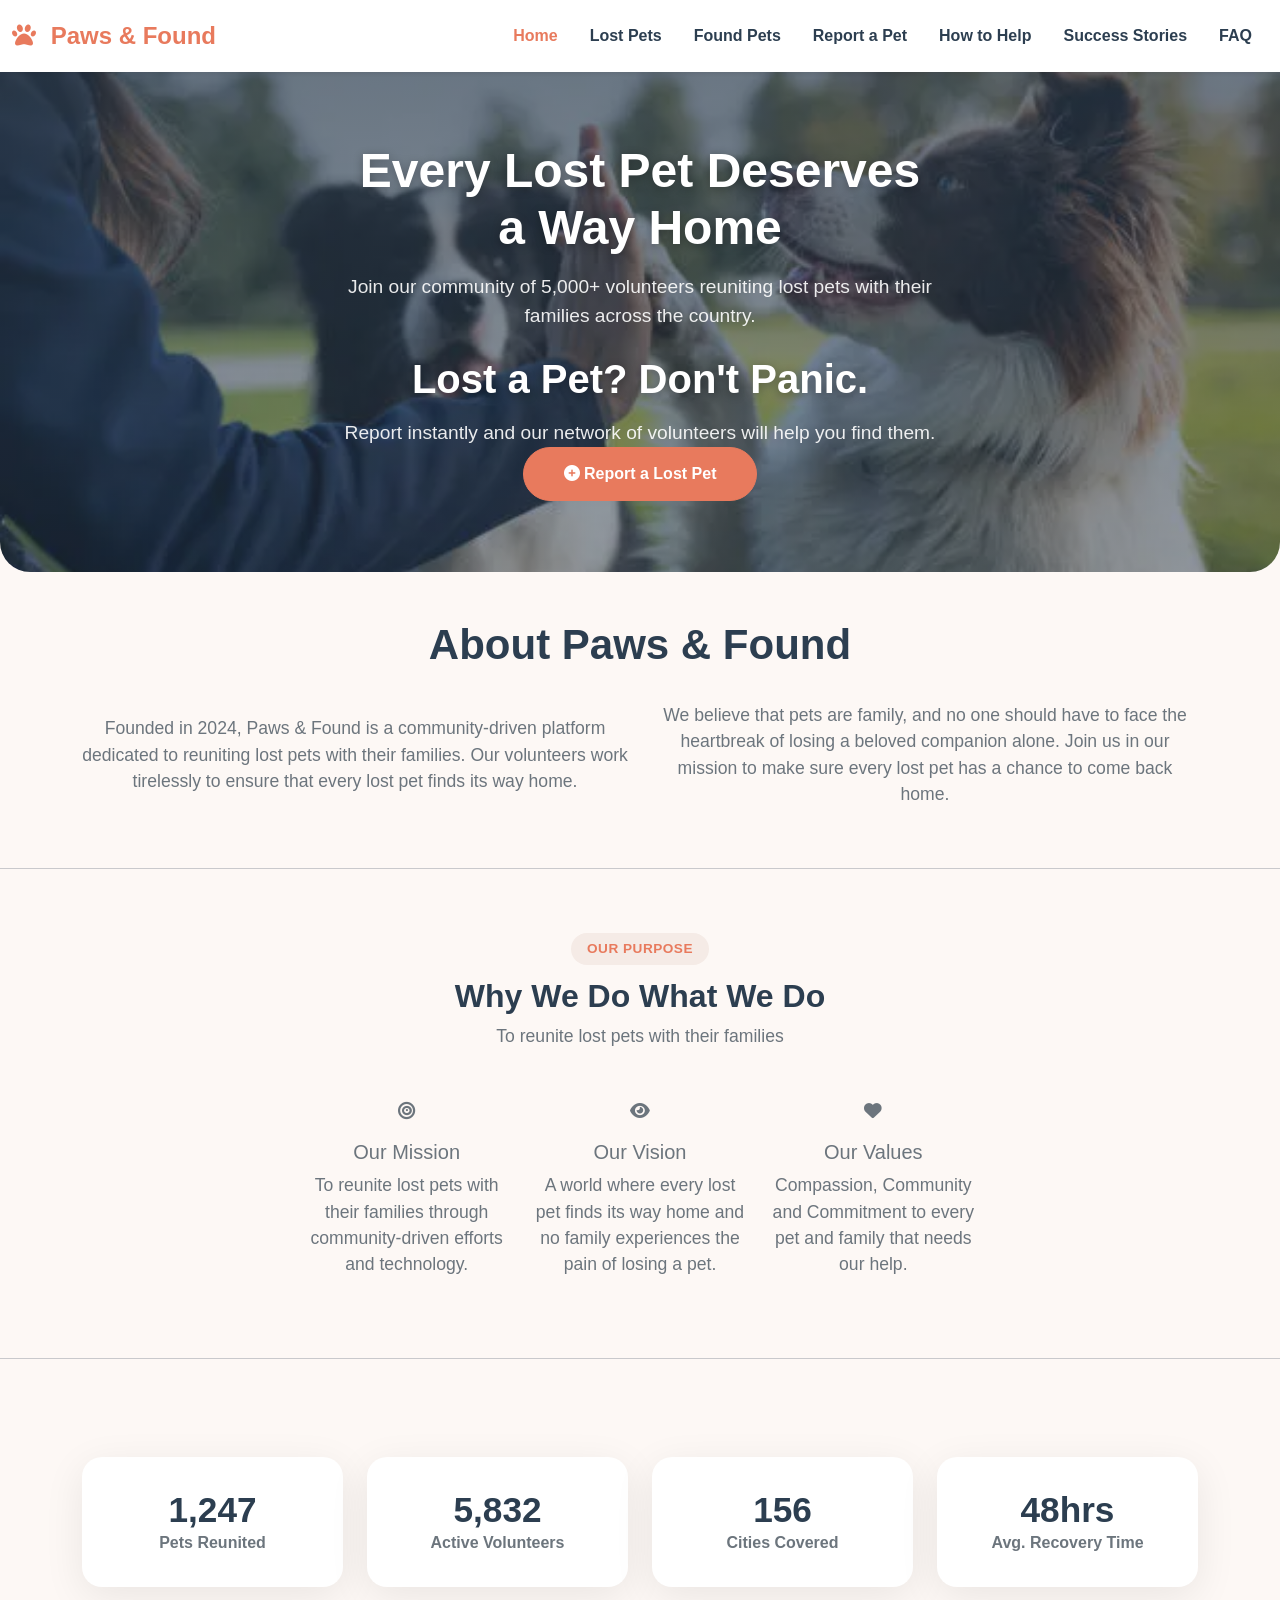
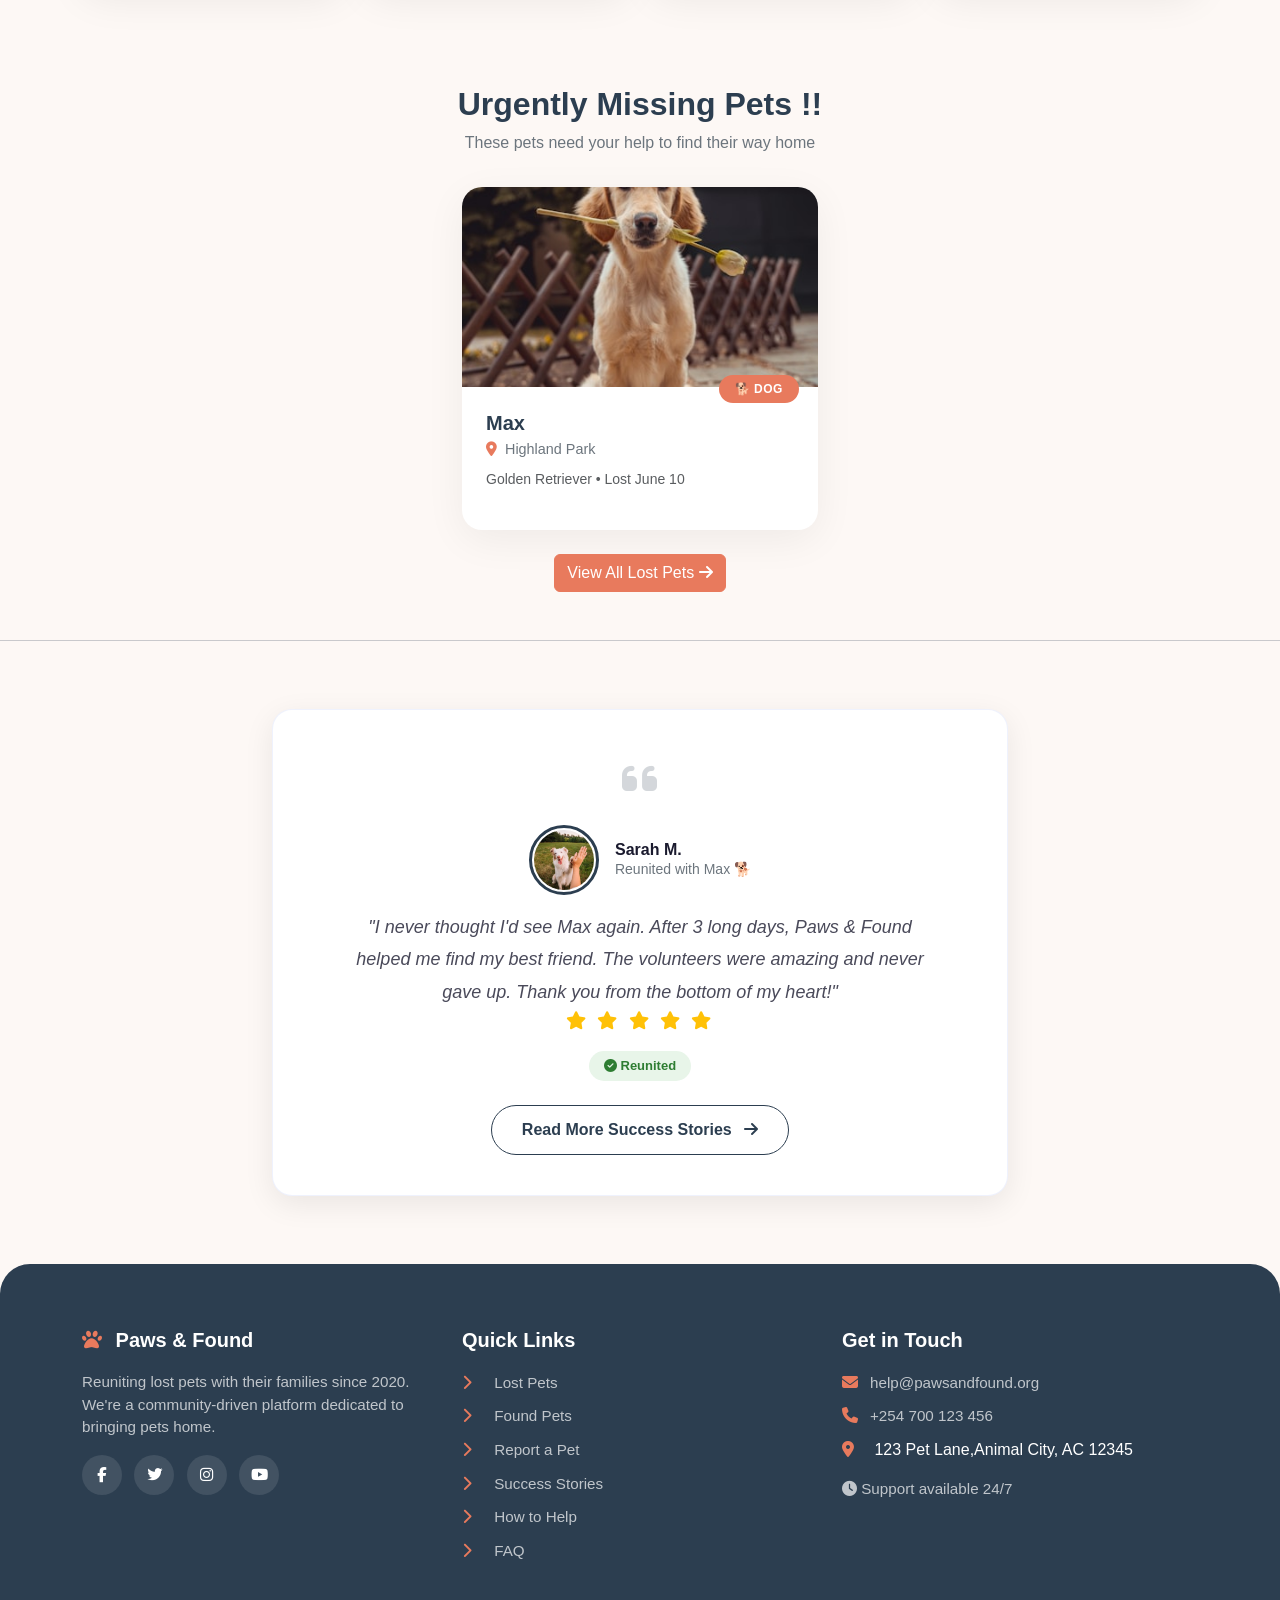
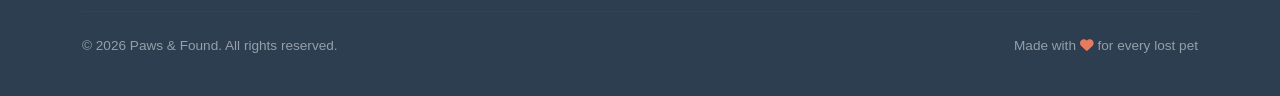
<file: index.html>
<!DOCTYPE html>
<html lang="en">
<head>
    <meta charset="UTF-8">
    <meta name="viewport" content="width=device-width, initial-scale=1.0">

    <title>Paws & Found | reuniting lost pets with their families</title>

    <link href="https://cdn.jsdelivr.net/npm/bootstrap@5.2.3/dist/css/bootstrap.min.css" rel="stylesheet" integrity="sha384-rbsA2VBKQhggwzxH7pPCaAqO46MgnOM80zW1RWuH61DGLwZJEdK2Kadq2F9CUG65" crossorigin="anonymous">
    <link rel="stylesheet" href="https://cdnjs.cloudflare.com/ajax/libs/font-awesome/6.4.0/css/all.min.css">

    <link rel="stylesheet" href="style.css">
    <style>
        @media (max-width: 768px) {
    .testimonial-card {
        padding: 25px;
    }
    
    .testimonial-text {
        font-size: 16px;
    }
    
    .user-avatar {
        width: 55px;
        height: 55px;
    }
}
    </style>
</head>
<body>

    <nav class="navbar navbar-expand-lg bg-white shadow-sm sticky-top">
        <div class="container-fluid">
            <!-- Brand / Logo -->
            <a class="navbar-brand fw-bold text-primary" href="index.html"> 
                <i class="fas fa-paw"></i> Paws & Found</a>
            
            <!-- Mobile Toggle Button (hamburger menu) -->
            <button class="navbar-toggler" type="button" data-bs-toggle="collapse" data-bs-target="#mainNavbar">
                <span class="navbar-toggler-icon"></span>
            </button>
            
            <!-- Navigation Links (collapsible on mobile) -->
            <div class="collapse navbar-collapse" id="mainNavbar">
                <ul class="navbar-nav ms-auto mb-2 mb-lg-0">
                    <li class="nav-item">
                        <a class="nav-link active" aria-current="page" href="index.html">Home</a>
                    </li>
                    <li class="nav-item">
                        <a class="nav-link" href="lost_pets.html">Lost Pets</a>
                    </li>
                    <li class="nav-item">
                        <a class="nav-link" href="found_pets.html">Found Pets</a>
                    </li>
                    <li class="nav-item">
                        <a class="nav-link" href="report_form.html">Report a Pet</a>
                    </li>
                    <li class="nav-item">
                        <a class="nav-link" href="how-to-help.html">How to Help</a>
                    </li>
                    <li class="nav-item">
                        <a class="nav-link" href="success_details.html">Success Stories</a>
                    </li>
                    <li class="nav-item">
                        <a class="nav-link" href="faq.html">FAQ</a>
                    </li>

                </ul>
            </div>
        </div>
    </nav>
    <main>
    <section class="hero">
        <div class="container">
            <h1>Every Lost Pet Deserves <br>a Way Home</h1>
            <p>Join our community of 5,000+ volunteers reuniting lost pets with their families across the country.</p>
            <br>
            <h2>Lost a Pet? Don't Panic.</h2>
            <p>Report instantly and our network of volunteers will help you find them.</p>
                <div>
                    <a href="report_form.html" class="btn btn-primary">
                        <i class="fas fa-plus-circle"></i> Report a Lost Pet
                    </a>
                </div>
            </div>
        </div>
    </section>


   <section class="container about-section">
        <div class="row align-items-center g-4">
            <h2>About Paws & Found</h2>
            <div class="col-md-6">
                <p>Founded in 2024, Paws & Found is a community-driven platform dedicated to reuniting lost pets with their families. Our volunteers work tirelessly to ensure that every lost pet finds its way home.</p>
            </div>
            <div class="col-md-6">    
                <p>We believe that pets are family, and no one should have to face the heartbreak of losing a beloved companion alone. Join us in our mission to make sure every lost pet has a chance to come back home.</p>
            </div>    
                <br>
                <br>
            </div>
        </div>
    </section>

    <hr class="divider">

    <section class="container mission-section py-5">
        <div class="text-center mb-5">
            <span class="section-badge">Our Purpose</span>
            <h2 class="section-title">Why We Do What We Do</h2>
            <p class="section-subtitle">To reunite lost pets with their families</p>
        </div>
        <div class="row g-4">
            <div class="col-md-4">
                <div class="mission-card text-center">
                    <div class="mission-icon mb-3">
                        <i class="fas fa-bullseye"></i>
                    </div>
                    <h5>Our Mission</h5>
                    <p>To reunite lost pets with their families through community-driven efforts and technology.</p>
                </div>
            </div>
            <div class="col-md-4">
                <div class="mission-card text-center">
                    <div class="mission-icon mb-3">
                        <i class="fas fa-eye"></i>
                    </div>
                    <h5>Our Vision</h5>
                    <p>A world where every lost pet finds its way home and no family experiences the pain of losing a pet.</p>
                </div>
            </div>
            <div class="col-md-4">
                <div class="mission-card text-center">
                    <div class="mission-icon mb-3">
                        <i class="fas fa-heart"></i>
                    </div>
                    <h5>Our Values</h5>
                    <p>Compassion, Community and Commitment to every pet and family that needs our help.</p>

    </section>

    <hr class="divider">

     

    <section class="container stats-section py-5">
        <div class="row g-4">
            <div class="col-md-3 col-sm-6">
                <div class="stat-card">
                    <h3>1,247</h3>
                    <p>Pets Reunited</p>
                </div>
            </div>
            <div class="col-md-3 col-sm-6">
                <div class="stat-card">
                    <h3>5,832</h3>
                    <p>Active Volunteers</p>
                </div>
            </div>
            <div class="col-md-3 col-sm-6">
                <div class="stat-card">
                    <h3>156</h3>
                    <p>Cities Covered</p>
                </div>
            </div>
            <div class="col-md-3 col-sm-6">
                <div class="stat-card">
                    <h3>48hrs</h3>
                    <p>Avg. Recovery Time</p>
                </div>
            </div>
        </div>
    </section>



    <section class="container my-5">
        <div class="text-center">
            <h2 class="section-title">Urgently Missing Pets !!</h2>
            <p class="section-subtitle">These pets need your help to find their way home</p>
        </div>
        
        <div class="row g-4 justify-content-center">
            <!-- Pet Card 1 - Dog -->
            <div class="col-md-4 col-sm-6">
                <div class="pet-card">
                    <img src="images/Max.jpg" 
                         class="pet-card-img" alt="Golden Retriever">
                    <div class="pet-card-body">
                        <span class="pet-badge dog">🐕 Dog</span>
                        <h5>Max</h5>
                        <p class="location"><i class="fas fa-map-marker-alt"></i> Highland Park</p>
                        <p class="text-muted small">Golden Retriever • Lost June 10</p>
                        
                    </div>
                </div>
            </div>

        </div>

        <div class="text-center mt-4">
            <a href="lost_pets.html" class="btn btn-primary">
                View All Lost Pets <i class="fas fa-arrow-right"></i>
            </a>
        </div>
    </section>

    <hr class="divider">



    <section class="container my-5">
    <div class="testimonial-preview">
        <div class="row justify-content-center">
            <div class="col-lg-8">
                <div class="testimonial-card text-center">
                    <div class="quote-icon">
                        <i class="fas fa-quote-left"></i>
                    </div>
                    
                    <div class="d-flex justify-content-center align-items-center mb-3">
                        <img src="images/sarah-dog.jpg" 
                             alt="Sarah M." 
                             class="user-avatar">
                        <div class="ms-3 text-start">
                            <h6 class="user-name">Sarah M.</h6>
                            <p class="user-role mb-0">Reunited with Max 🐕</p>
                        </div>
                    </div>
                    
                    <p class="testimonial-text">
                        "I never thought I'd see Max again. After 3 long days, Paws & Found 
                        helped me find my best friend. The volunteers were amazing and 
                        never gave up. Thank you from the bottom of my heart!"
                    </p>
                    
                    <div class="stars">
                        <i class="fas fa-star"></i>
                        <i class="fas fa-star"></i>
                        <i class="fas fa-star"></i>
                        <i class="fas fa-star"></i>
                        <i class="fas fa-star"></i>
                    </div>
                    
                    <div class="mt-3">
                        <span class="pet-tag">
                            <i class="fas fa-check-circle"></i> Reunited
                        </span>
                    </div>
                    
                    <div class="mt-4">
                        <a href="success_details.html" class="btn btn-outline-primary view-stories-btn">
                            Read More Success Stories <i class="fas fa-arrow-right ms-2"></i>
                        </a>
                    </div>
                </div>
            </div>
        </div>
    </div>
</section>
    
</main>
    <footer class="footer">
        <div class="container">
            <div class="row g-4">
                <!-- Column 1: Brand -->
                <div class="col-md-4">
                    <h5><i class="fas fa-paw"></i> Paws & Found</h5>
                    <p>Reuniting lost pets with their families since 2020. We're a community-driven platform dedicated to bringing pets home.</p>
                    <div class="social-links mt-3">
                        <a href="#"><i class="fab fa-facebook-f"></i></a>
                        <a href="#"><i class="fab fa-twitter"></i></a>
                        <a href="#"><i class="fab fa-instagram"></i></a>
                        <a href="#"><i class="fab fa-youtube"></i></a>
                    </div>
                </div>

                <!-- Column 2: Quick Links -->
                <div class="col-md-4">
                    <h5>Quick Links</h5>
                    <ul>
                        <li><a href="lost_pets.html"><i class="fas fa-chevron-right"></i> Lost Pets</a></li>
                        <li><a href="found_pets.html"><i class="fas fa-chevron-right"></i> Found Pets</a></li>
                        <li><a href="report_form.html"><i class="fas fa-chevron-right"></i> Report a Pet</a></li>
                        <li><a href="success_details.html"><i class="fas fa-chevron-right"></i> Success Stories</a></li>
                        <li><a href="how-to-help.html"><i class="fas fa-chevron-right"></i> How to Help</a></li>
                        <li><a href="faq.html"><i class="fas fa-chevron-right"></i> FAQ</a></li>
                    </ul>
                </div>

                <!-- Column 3: Contacts -->
                <div class="col-md-4">
                    <h5>Get in Touch</h5>
                    <ul>
                        <li><i class="fas fa-envelope"></i><a href= "mailto:help@pawsandfound.org">help@pawsandfound.org</a></li>
                        <li><i class="fas fa-phone"></i><a href= "tell:+254708503550">+254 700 123 456</a></li>
                        <li><i class="fas fa-map-marker-alt"></i> 123 Pet Lane,Animal City, AC 12345</li>
                    </ul>
                    <p class="mt-3 small">
                        <i class="fas fa-clock"></i> Support available 24/7
                    </p>
                </div>
            </div>

            <hr class="divider">

            <div class="row">
                <div class="col-md-6 text-md-start text-center">
                    <p class="copyright">&copy; 2026 Paws & Found. All rights reserved.</p>
                </div>
                <div class="col-md-6 text-md-end text-center">
                    <p class="copyright">
                        Made with <i class="fas fa-heart" style="color: #E87A5D;"></i> for every lost pet
                    </p>
                </div>
            </div>
        </div>
    </footer>

    <script src="https://cdn.jsdelivr.net/npm/bootstrap@5.2.3/dist/js/bootstrap.bundle.min.js" integrity="sha384-kenU1KFdBIe4zVF0s0G1M5b4hcpxyD9F7jL+jjXkk+Q2h455rYXK/7HAuoJl+0I4" crossorigin="anonymous"></script>

    
    
</body>
</html>
</file>
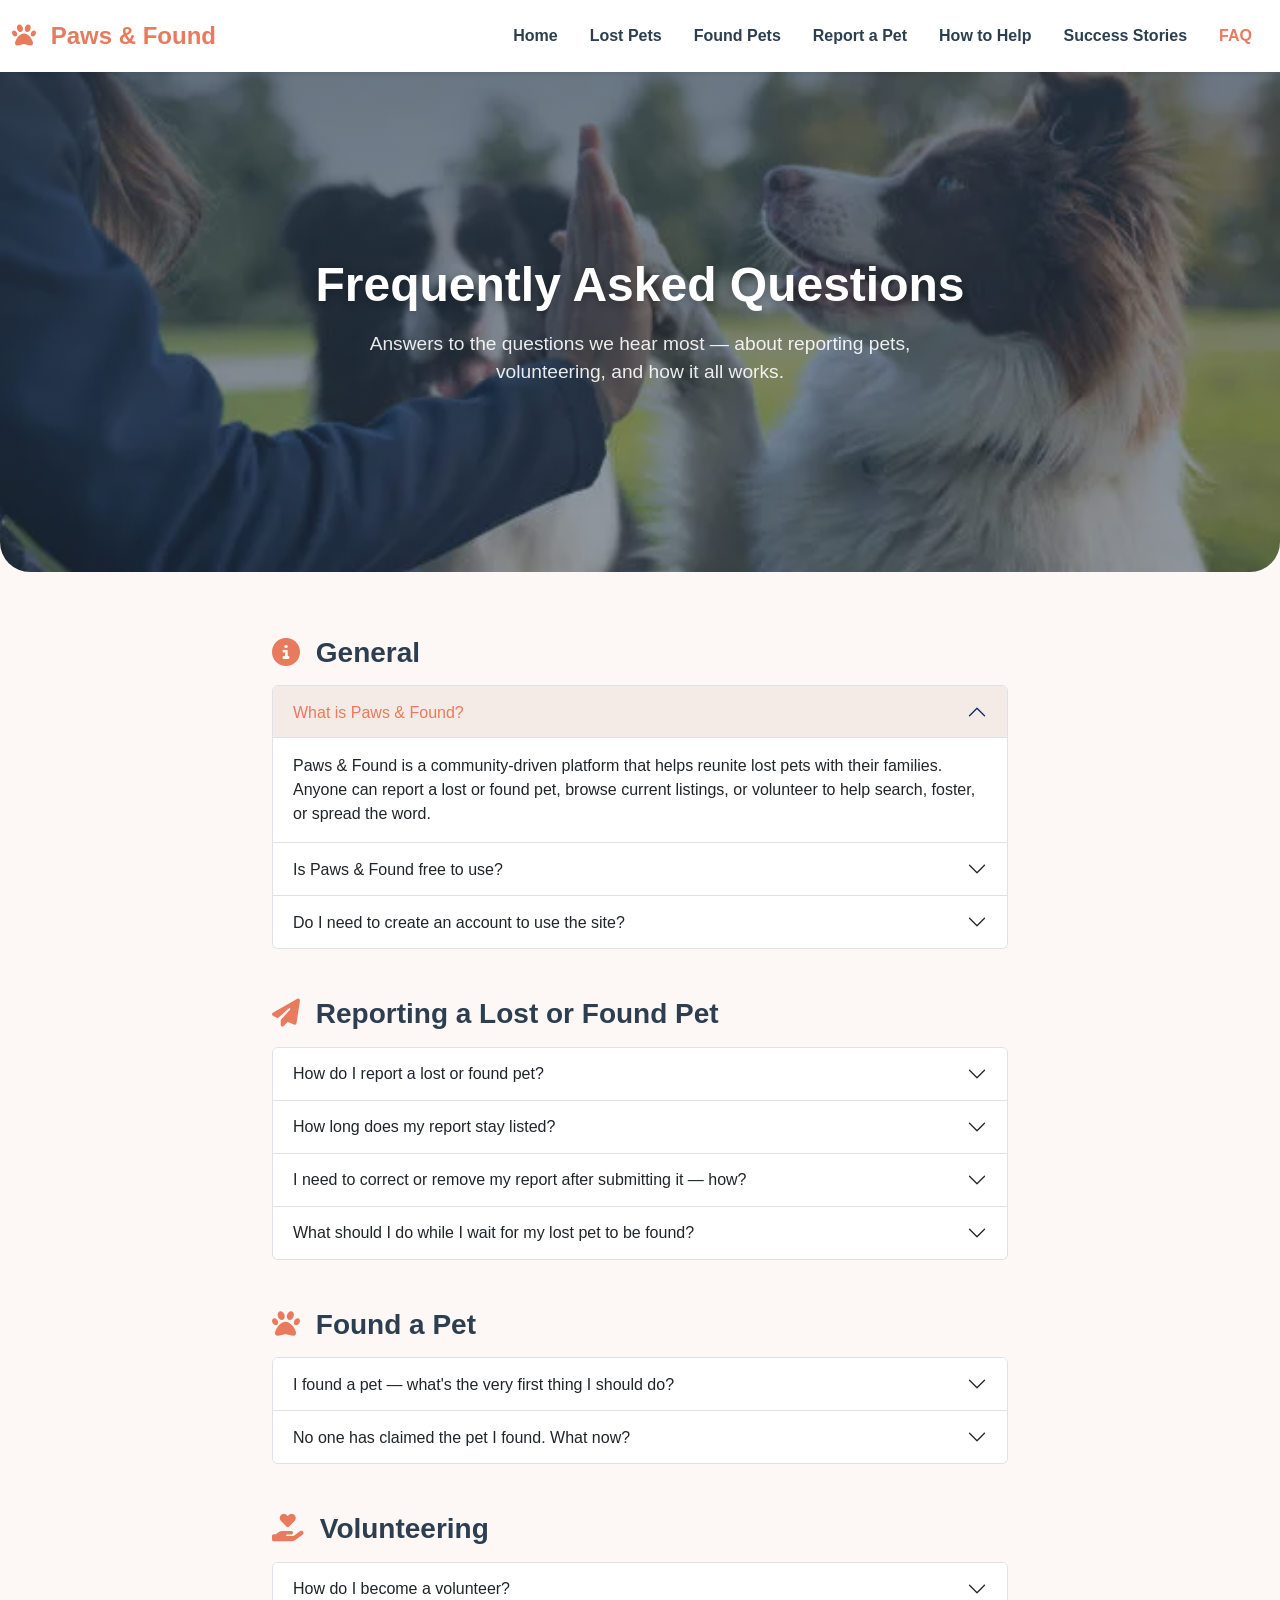
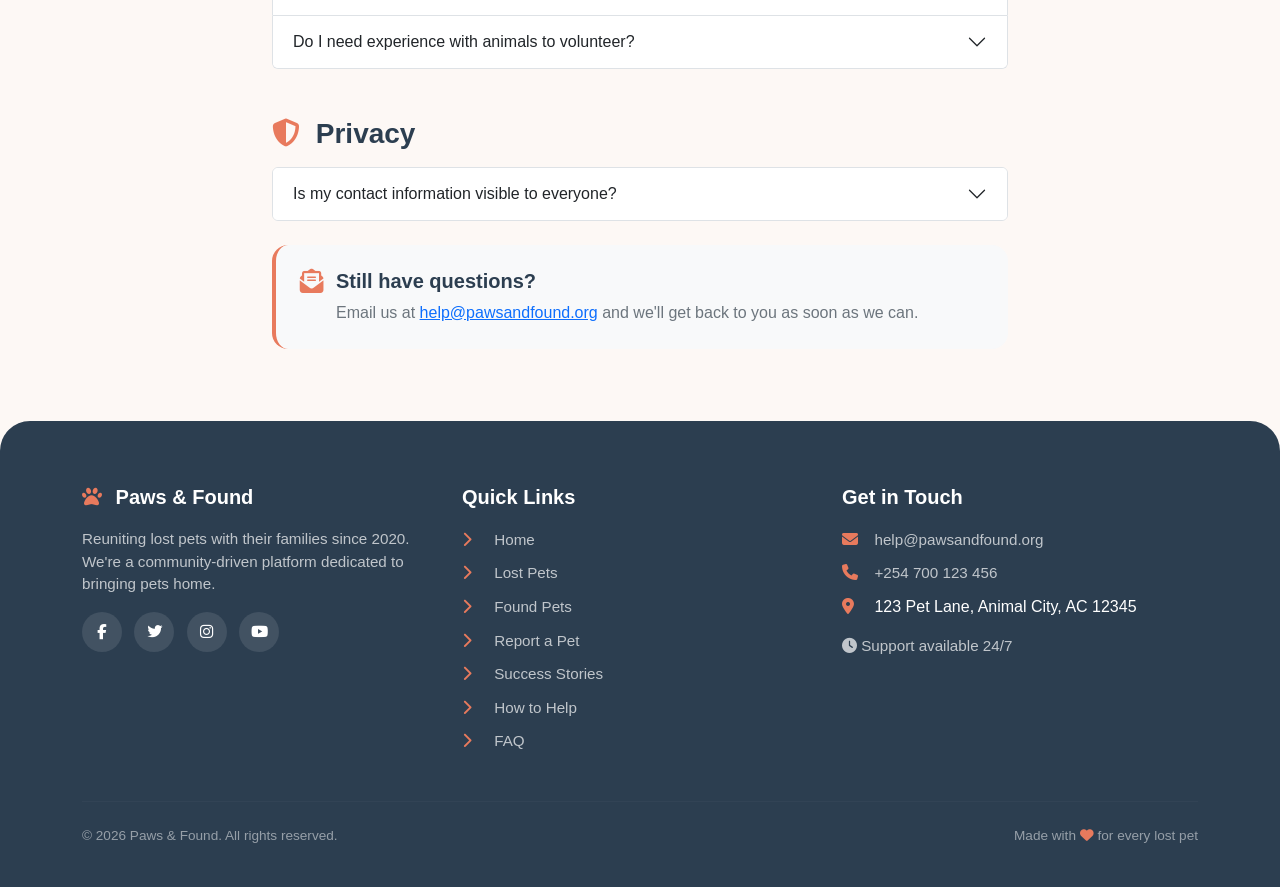
<file: faq.html>
<!DOCTYPE html>
<html lang="en">
<head>
    <meta charset="UTF-8">
    <meta name="viewport" content="width=device-width, initial-scale=1.0">

    <title>FAQ | Paws & Found</title>
    <meta name="description" content="Answers to common questions about reporting a lost or found pet, volunteering, and how Paws & Found works.">

    <link href="https://cdn.jsdelivr.net/npm/bootstrap@5.3.0/dist/css/bootstrap.min.css" rel="stylesheet">
    <link rel="stylesheet" href="https://cdnjs.cloudflare.com/ajax/libs/font-awesome/6.4.0/css/all.min.css">
    <link rel="stylesheet" href="style.css">
</head>
<body>

    <nav class="navbar navbar-expand-lg bg-white shadow-sm sticky-top">
        <div class="container-fluid">
            <!-- Brand / Logo -->
            <a class="navbar-brand fw-bold text-primary" href="found_pets.html"> <i class="fas fa-paw"></i> Paws & Found</a>

            <!-- Mobile Toggle Button (hamburger menu) -->
            <button class="navbar-toggler" type="button" data-bs-toggle="collapse" data-bs-target="#mainNavbar">
                <span class="navbar-toggler-icon"></span>
            </button>

            <!-- Navigation Links (collapsible on mobile) -->
            <div class="collapse navbar-collapse" id="mainNavbar">
                <ul class="navbar-nav ms-auto mb-2 mb-lg-0">
                    <li class="nav-item">
                        <a class="nav-link" href="index.html">Home</a>
                    </li>
                    <li class="nav-item">
                        <a class="nav-link" href="lost_pets.html">Lost Pets</a>
                    </li>
                    <li class="nav-item">
                        <a class="nav-link" href="found_pets.html">Found Pets</a>
                    </li>
                    <li class="nav-item">
                        <a class="nav-link" href="report_form.html">Report a Pet</a>
                    </li>
                    <li class="nav-item">
                        <a class="nav-link" href="how-to-help.html">How to Help</a>
                    </li>
                    <li class="nav-item">
                        <a class="nav-link" href="success_details.html">Success Stories</a>
                    </li>
                    <li class="nav-item">
                        <a class="nav-link active" aria-current="page" href="faq.html">FAQ</a>
                    </li>
                </ul>
            </div>
        </div>
    </nav>

    <main>
        <section class="hero">
            <div class="container">
                <h1> Frequently Asked Questions</h1>
                <p>Answers to the questions we hear most — about reporting pets, volunteering, and how it all works.</p>
            </div>
        </section>

        <section class="container my-5">
            <div class="row justify-content-center">
                <div class="col-lg-8">

                    <!-- GENERAL -->
                    <h3 class="faq-category-title"><i class="fas fa-circle-info"></i> General</h3>
                    <div class="accordion mb-5" id="accordionGeneral">
                        <div class="accordion-item">
                            <h2 class="accordion-header" id="headingGen1">
                                <button class="accordion-button" type="button" data-bs-toggle="collapse" data-bs-target="#collapseGen1" aria-expanded="true" aria-controls="collapseGen1">
                                    What is Paws & Found?
                                </button>
                            </h2>
                            <div id="collapseGen1" class="accordion-collapse collapse show" aria-labelledby="headingGen1" data-bs-parent="#accordionGeneral">
                                <div class="accordion-body">
                                    Paws & Found is a community-driven platform that helps reunite lost pets with their families. Anyone can report a lost or found pet, browse current listings, or volunteer to help search, foster, or spread the word.
                                </div>
                            </div>
                        </div>
                        <div class="accordion-item">
                            <h2 class="accordion-header" id="headingGen2">
                                <button class="accordion-button collapsed" type="button" data-bs-toggle="collapse" data-bs-target="#collapseGen2" aria-expanded="false" aria-controls="collapseGen2">
                                    Is Paws & Found free to use?
                                </button>
                            </h2>
                            <div id="collapseGen2" class="accordion-collapse collapse" aria-labelledby="headingGen2" data-bs-parent="#accordionGeneral">
                                <div class="accordion-body">
                                    Yes — completely. Reporting a pet, browsing listings, and volunteering are all free. We're a community effort, not a paid service.
                                </div>
                            </div>
                        </div>
                        <div class="accordion-item">
                            <h2 class="accordion-header" id="headingGen3">
                                <button class="accordion-button collapsed" type="button" data-bs-toggle="collapse" data-bs-target="#collapseGen3" aria-expanded="false" aria-controls="collapseGen3">
                                    Do I need to create an account to use the site?
                                </button>
                            </h2>
                            <div id="collapseGen3" class="accordion-collapse collapse" aria-labelledby="headingGen3" data-bs-parent="#accordionGeneral">
                                <div class="accordion-body">
                                    No account needed. Just fill out the report form whenever you need to — no sign-up required.
                                </div>
                            </div>
                        </div>
                    </div>

                    <!-- REPORTING A PET -->
                    <h3 class="faq-category-title"><i class="fas fa-paper-plane"></i> Reporting a Lost or Found Pet</h3>
                    <div class="accordion mb-5" id="accordionReporting">
                        <div class="accordion-item">
                            <h2 class="accordion-header" id="headingRep1">
                                <button class="accordion-button collapsed" type="button" data-bs-toggle="collapse" data-bs-target="#collapseRep1" aria-expanded="false" aria-controls="collapseRep1">
                                    How do I report a lost or found pet?
                                </button>
                            </h2>
                            <div id="collapseRep1" class="accordion-collapse collapse" aria-labelledby="headingRep1" data-bs-parent="#accordionReporting">
                                <div class="accordion-body">
                                    Head to the <a href="report_form.html">Report a Pet</a> page, choose whether you lost or found a pet, and fill in as much detail as you can. A clear photo, the location, and a good description make the biggest difference in getting a fast match.
                                </div>
                            </div>
                        </div>
                        <div class="accordion-item">
                            <h2 class="accordion-header" id="headingRep2">
                                <button class="accordion-button collapsed" type="button" data-bs-toggle="collapse" data-bs-target="#collapseRep2" aria-expanded="false" aria-controls="collapseRep2">
                                    How long does my report stay listed?
                                </button>
                            </h2>
                            <div id="collapseRep2" class="accordion-collapse collapse" aria-labelledby="headingRep2" data-bs-parent="#accordionReporting">
                                <div class="accordion-body">
                                    Your report stays listed until the pet is reunited with their family. Once that happens, please update or remove your listing so volunteers can focus their attention on pets who are still missing.
                                </div>
                            </div>
                        </div>
                        <div class="accordion-item">
                            <h2 class="accordion-header" id="headingRep3">
                                <button class="accordion-button collapsed" type="button" data-bs-toggle="collapse" data-bs-target="#collapseRep3" aria-expanded="false" aria-controls="collapseRep3">
                                    I need to correct or remove my report after submitting it — how?
                                </button>
                            </h2>
                            <div id="collapseRep3" class="accordion-collapse collapse" aria-labelledby="headingRep3" data-bs-parent="#accordionReporting">
                                <div class="accordion-body">
                                    Email us at <a href="mailto:help@pawsandfound.org">help@pawsandfound.org</a> with the details, and we'll help you update or take down the listing.
                                </div>
                            </div>
                        </div>
                        <div class="accordion-item">
                            <h2 class="accordion-header" id="headingRep4">
                                <button class="accordion-button collapsed" type="button" data-bs-toggle="collapse" data-bs-target="#collapseRep4" aria-expanded="false" aria-controls="collapseRep4">
                                    What should I do while I wait for my lost pet to be found?
                                </button>
                            </h2>
                            <div id="collapseRep4" class="accordion-collapse collapse" aria-labelledby="headingRep4" data-bs-parent="#accordionReporting">
                                <div class="accordion-body">
                                    Check the <a href="found_pets.html">Found Pets</a> page regularly, share your listing with neighbors and local community groups, post physical flyers nearby, and call local shelters and vet clinics directly — many lost pets are found within the first 48 hours.
                                </div>
                            </div>
                        </div>
                    </div>

                    <!-- FOUND A PET -->
                    <h3 class="faq-category-title"><i class="fas fa-paw"></i> Found a Pet</h3>
                    <div class="accordion mb-5" id="accordionFound">
                        <div class="accordion-item">
                            <h2 class="accordion-header" id="headingFound1">
                                <button class="accordion-button collapsed" type="button" data-bs-toggle="collapse" data-bs-target="#collapseFound1" aria-expanded="false" aria-controls="collapseFound1">
                                    I found a pet — what's the very first thing I should do?
                                </button>
                            </h2>
                            <div id="collapseFound1" class="accordion-collapse collapse" aria-labelledby="headingFound1" data-bs-parent="#accordionFound">
                                <div class="accordion-body">
                                    Approach slowly, check for a collar or tag, and get them scanned for a microchip — most vet clinics and shelters do this for free with no appointment needed. Then report them on our <a href="report_form.html">Report a Pet</a> page so we can help track down their family. See our full <a href="how-to-help.html">step-by-step guide</a> for more detail.
                                </div>
                            </div>
                        </div>
                        <div class="accordion-item">
                            <h2 class="accordion-header" id="headingFound2">
                                <button class="accordion-button collapsed" type="button" data-bs-toggle="collapse" data-bs-target="#collapseFound2" aria-expanded="false" aria-controls="collapseFound2">
                                    No one has claimed the pet I found. What now?
                                </button>
                            </h2>
                            <div id="collapseFound2" class="accordion-collapse collapse" aria-labelledby="headingFound2" data-bs-parent="#accordionFound">
                                <div class="accordion-body">
                                    Reach out to local shelters and rescue groups for guidance on next steps, and keep your report active here in case the owner is still out there searching.
                                </div>
                            </div>
                        </div>
                    </div>

                    <!-- VOLUNTEERING -->
                    <h3 class="faq-category-title"><i class="fas fa-hand-holding-heart"></i> Volunteering</h3>
                    <div class="accordion mb-5" id="accordionVolunteer">
                        <div class="accordion-item">
                            <h2 class="accordion-header" id="headingVol1">
                                <button class="accordion-button collapsed" type="button" data-bs-toggle="collapse" data-bs-target="#collapseVol1" aria-expanded="false" aria-controls="collapseVol1">
                                    How do I become a volunteer?
                                </button>
                            </h2>
                            <div id="collapseVol1" class="accordion-collapse collapse" aria-labelledby="headingVol1" data-bs-parent="#accordionVolunteer">
                                <div class="accordion-body">
                                    Visit the <a href="how-to-help.html">How to Help</a> page and fill out the volunteer sign-up form. Tell us how you'd like to help — fostering, flyers, transport, and more — and we'll reach out about opportunities near you.
                                </div>
                            </div>
                        </div>
                        <div class="accordion-item">
                            <h2 class="accordion-header" id="headingVol2">
                                <button class="accordion-button collapsed" type="button" data-bs-toggle="collapse" data-bs-target="#collapseVol2" aria-expanded="false" aria-controls="collapseVol2">
                                    Do I need experience with animals to volunteer?
                                </button>
                            </h2>
                            <div id="collapseVol2" class="accordion-collapse collapse" aria-labelledby="headingVol2" data-bs-parent="#accordionVolunteer">
                                <div class="accordion-body">
                                    Not for most roles. Sharing alerts, distributing flyers, transport, or reporting sightings don't require any animal experience — just willingness to help.
                                </div>
                            </div>
                        </div>
                    </div>

                    <!-- PRIVACY -->
                    <h3 class="faq-category-title"><i class="fas fa-shield-alt"></i> Privacy</h3>
                    <div class="accordion mb-4" id="accordionPrivacy">
                        <div class="accordion-item">
                            <h2 class="accordion-header" id="headingPriv1">
                                <button class="accordion-button collapsed" type="button" data-bs-toggle="collapse" data-bs-target="#collapsePriv1" aria-expanded="false" aria-controls="collapsePriv1">
                                    Is my contact information visible to everyone?
                                </button>
                            </h2>
                            <div id="collapsePriv1" class="accordion-collapse collapse" aria-labelledby="headingPriv1" data-bs-parent="#accordionPrivacy">
                                <div class="accordion-body">
                                    Yes, by design — your contact details appear on your report so anyone who recognizes your pet can reach you directly, without delay. We'd recommend sharing only what's needed to be contacted (e.g. an email or one phone number).
                                </div>
                            </div>
                        </div>
                    </div>

                    <!-- STILL HAVE QUESTIONS -->
                    <div class="info-box">
                        <div class="d-flex align-items-start">
                            <i class="fas fa-envelope-open-text"></i>
                            <div>
                                <h5>Still have questions?</h5>
                                <p class="mb-0">Email us at <a href="mailto:help@pawsandfound.org">help@pawsandfound.org</a> and we'll get back to you as soon as we can.</p>
                            </div>
                        </div>
                    </div>

                </div>
            </div>
        </section>
    </main>

    <footer class="footer">
        <div class="container">
            <div class="row g-4">
                <!-- Column 1: Brand -->
                <div class="col-md-4">
                    <h5><i class="fas fa-paw"></i> Paws & Found</h5>
                    <p>Reuniting lost pets with their families since 2020. We're a community-driven platform dedicated to bringing pets home.</p>
                    <div class="social-links mt-3">
                        <a href="#"><i class="fab fa-facebook-f"></i></a>
                        <a href="#"><i class="fab fa-twitter"></i></a>
                        <a href="#"><i class="fab fa-instagram"></i></a>
                        <a href="#"><i class="fab fa-youtube"></i></a>
                    </div>
                </div>

                <!-- Column 2: Quick Links -->
                <div class="col-md-4">
                    <h5>Quick Links</h5>
                    <ul>
                        <li><a href="index.html"><i class="fas fa-chevron-right"></i> Home</a></li>
                        <li><a href="lost_pets.html"><i class="fas fa-chevron-right"></i> Lost Pets</a></li>
                        <li><a href="found_pets.html"><i class="fas fa-chevron-right"></i> Found Pets</a></li>
                        <li><a href="report_form.html"><i class="fas fa-chevron-right"></i> Report a Pet</a></li>
                        <li><a href="success_details.html"><i class="fas fa-chevron-right"></i> Success Stories</a></li>
                        <li><a href="how-to-help.html"><i class="fas fa-chevron-right"></i> How to Help</a></li>
                        <li><a href="faq.html"><i class="fas fa-chevron-right"></i> FAQ</a></li>
                    </ul>
                </div>

                <!-- Column 3: Contact -->
                <div class="col-md-4">
                    <h5>Get in Touch</h5>
                    <ul>
                        <li><i class="fas fa-envelope"></i> <a href="mailto:help@pawsandfound.org">help@pawsandfound.org</a></li>
                        <li><i class="fas fa-phone"></i> <a href="tel:+254700123456">+254 700 123 456</a></li>
                        <li><i class="fas fa-map-marker-alt"></i> 123 Pet Lane, Animal City, AC 12345</li>
                    </ul>
                    <p class="mt-3 small">
                        <i class="fas fa-clock"></i> Support available 24/7
                    </p>
                </div>
            </div>

            <hr class="divider">

            <div class="row">
                <div class="col-md-6 text-md-start text-center">
                    <p class="copyright">&copy; 2026 Paws & Found. All rights reserved.</p>
                </div>
                <div class="col-md-6 text-md-end text-center">
                    <p class="copyright">
                        Made with <i class="fas fa-heart" style="color: #E87A5D;"></i> for every lost pet
                    </p>
                </div>
            </div>
        </div>
    </footer>

    <script src="https://cdn.jsdelivr.net/npm/bootstrap@5.2.3/dist/js/bootstrap.bundle.min.js" integrity="sha384-kenU1KFdBIe4zVF0s0G1M5b4hcpxyD9F7jL+jjXkk+Q2h455rYXK/7HAuoJl+0I4" crossorigin="anonymous"></script>
    <script src="js/script.js"></script>

</body>
</html>
</file>
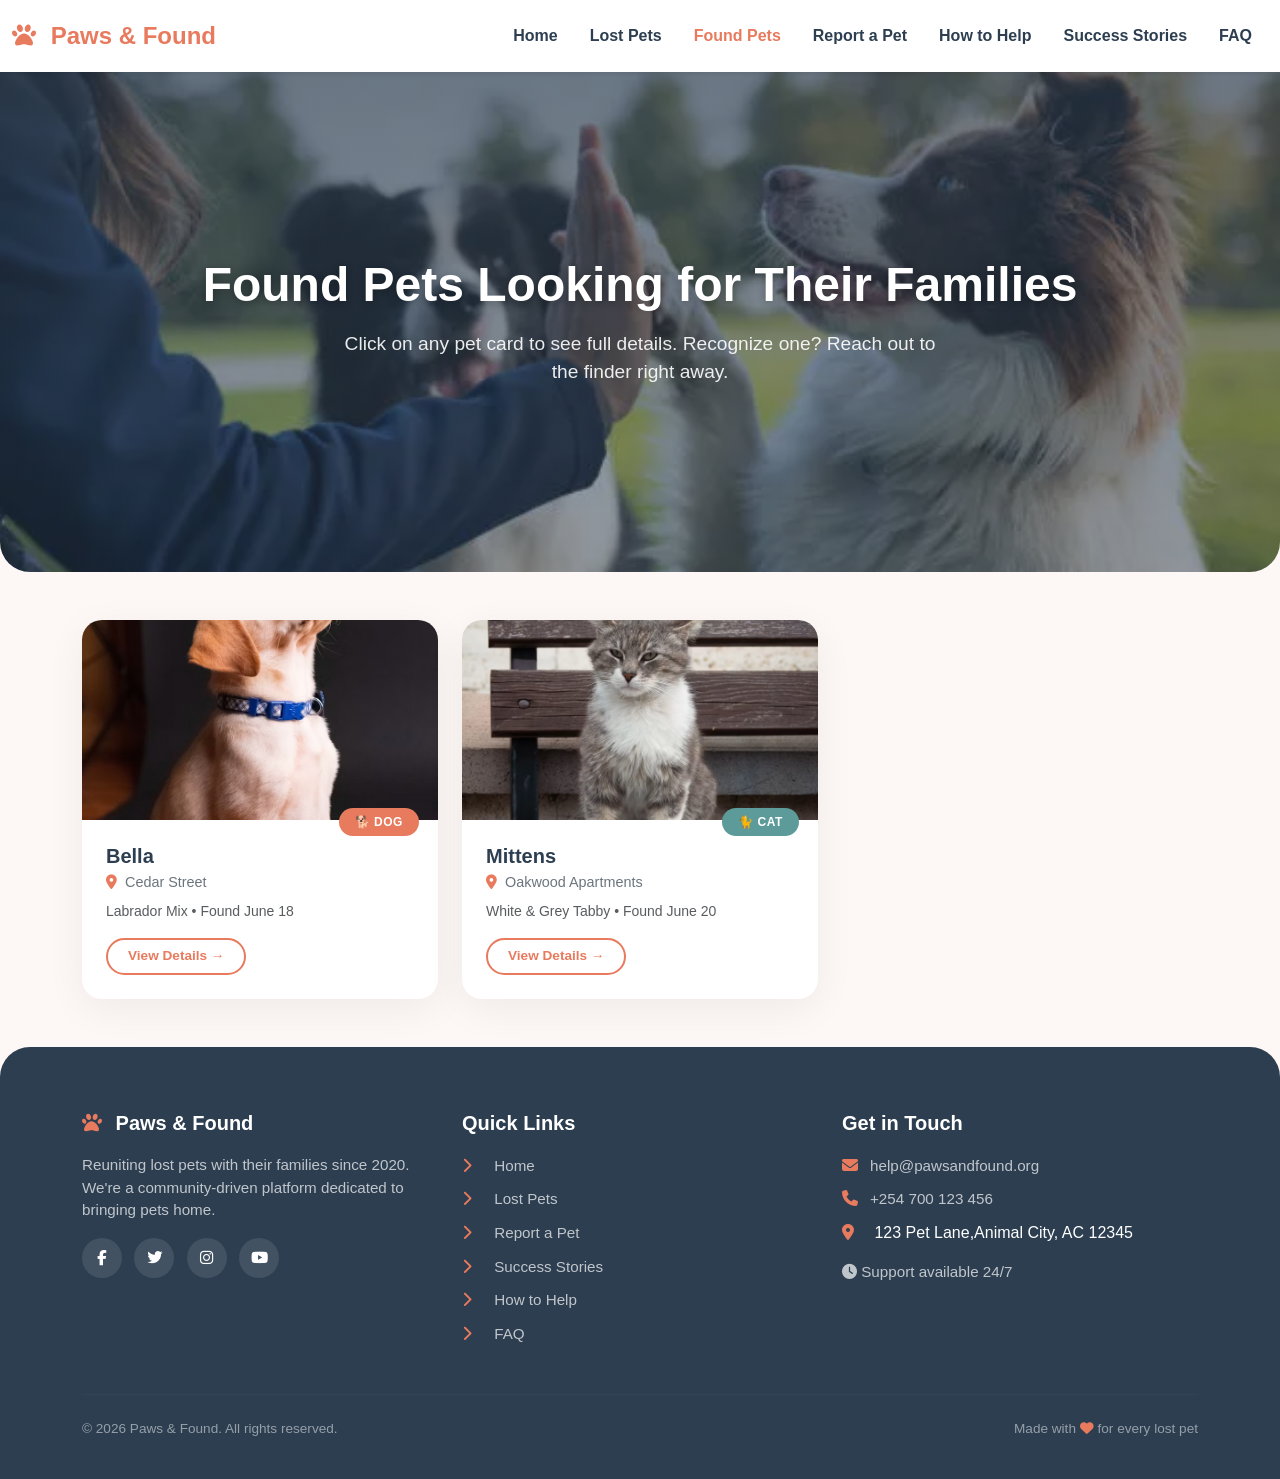
<file: found_pets.html>
<!DOCTYPE html>
<html lang="en">
<head>
    <meta charset="UTF-8">
    <meta name="viewport" content="width=device-width, initial-scale=1.0">

    <title>Paws & Found | reuniting lost pets with their families</title>

    <link href="https://cdn.jsdelivr.net/npm/bootstrap@5.3.0/dist/css/bootstrap.min.css" rel="stylesheet">
    <link rel="stylesheet" href="https://cdnjs.cloudflare.com/ajax/libs/font-awesome/6.4.0/css/all.min.css">
    <link rel="stylesheet" href="style.css">
    <style>
        @media (max-width: 992px) {
            .page-hero h1 {
                font-size: 2.2rem;
            }
            .pet-detail-panel .pet-image {
                height: 280px;
            }
        }
 
        @media (max-width: 768px) {
            .page-hero h1 {
                font-size: 1.8rem;
            }
            .page-hero p {
                font-size: 1rem;
            }
            .pet-detail-panel {
                padding: 1.5rem;
            }
            .pet-detail-panel .pet-image {
                height: 220px;
            }
            .pet-detail-panel .pet-name {
                font-size: 1.6rem;
            }
            .pet-detail-panel .detail-item {
                flex-direction: column;
            }
            .pet-detail-panel .detail-item .label {
                width: 100%;
                margin-bottom: 4px;
            }
            .footer {
                padding: 2rem 0 1rem;
                border-radius: 20px 20px 0 0;
            }
            .footer .col-md-4 {
                margin-bottom: 2rem;
            }
        }
 
        @media (max-width: 576px) {
            .page-hero {
                padding: 2rem 0;
                border-radius: 0 0 20px 20px;
            }
            .page-hero h1 {
                font-size: 1.5rem;
            }
            .pet-card-img {
                height: 180px;
            }
            .pet-detail-panel .pet-image {
                height: 180px;
            }
        }
    </style>
</head>
<body data-pet-type="found">

    <nav class="navbar navbar-expand-lg bg-white shadow-sm sticky-top">
        <div class="container-fluid">
            <!-- Brand / Logo -->
            <a class="navbar-brand fw-bold text-primary" href="found_pets.html"> <i class="fas fa-paw"></i> Paws & Found</a>
            
            
            <!-- Mobile Toggle Button (hamburger menu) -->
            <button class="navbar-toggler" type="button" data-bs-toggle="collapse" data-bs-target="#mainNavbar">
                <span class="navbar-toggler-icon"></span>
            </button>
            
            <!-- Navigation Links (collapsible on mobile) -->
            <div class="collapse navbar-collapse" id="mainNavbar">
                <ul class="navbar-nav ms-auto mb-2 mb-lg-0">
                    <li class="nav-item">
                        <a class="nav-link" href="index.html">Home</a>
                    </li>
                    <li class="nav-item">
                        <a class="nav-link" href="lost_pets.html">Lost Pets</a>
                    </li>
                     <li class="nav-item">
                        <a class="nav-link active" aria-current="page" href="found_pets.html">Found Pets</a>
                    </li>
                    <li class="nav-item">
                        <a class="nav-link" href="report_form.html">Report a Pet</a>
                    </li>
                    <li class="nav-item">
                        <a class="nav-link" href="how-to-help.html">How to Help</a>
                    </li>
                    <li class="nav-item">
                        <a class="nav-link" href="success_details.html">Success Stories</a>
                    </li>
                    <li class="nav-item">
                        <a class="nav-link" href="faq.html">FAQ</a>
                    </li>
                </ul>
            </div>
        </div>
    </nav>

   <main>
        <section class="hero">
            <div class="container">
                <h1> Found Pets Looking for Their Families</h1>
                <p>Click on any pet card to see full details. Recognize one? Reach out to the finder right away.</p>
            </div>
        </section>
 
        <section class="container">
            <div class="row g-4" id="petCardsRow">
 
                <!-- Bella - Card -->
                <div class="col-md-4 col-sm-6">
                    <div class="pet-card" onclick="showPet('bella')">
                        <img src="images/bella.jpg" class="pet-card-img" alt="Bella">
                        <div class="pet-card-body">
                            <span class="pet-badge dog">🐕 Dog</span>
                            <h5>Bella</h5>
                            <p class="location"><i class="fas fa-map-marker-alt"></i> Cedar Street</p>
                            <p class="text-muted small">Labrador Mix • Found June 18</p>
                            <button class="btn-view">View Details →</button>
                        </div>
                    </div>
                </div>
 
                <!-- Mittens - Card -->
                <div class="col-md-4 col-sm-6">
                    <div class="pet-card" onclick="showPet('mittens')">
                        <img src="images/mittens.jpg" class="pet-card-img" alt="Mittens">
                        <div class="pet-card-body">
                            <span class="pet-badge cat">🐈 Cat</span>
                            <h5>Mittens</h5>
                            <p class="location"><i class="fas fa-map-marker-alt"></i> Oakwood Apartments</p>
                            <p class="text-muted small">White & Grey Tabby • Found June 20</p>
                            <button class="btn-view">View Details →</button>
                        </div>
                    </div>
                </div>
 
            </div>
        </section>
 
        <section class="container" id="petDetailPanels">
 
            <!-- BELLA DETAIL -->
            <div class="pet-detail-panel" id="detail-bella">
                <button class="close-btn" onclick="closeDetail('bella')">&times;</button>
                <div class="row g-4">
                    <div class="col-lg-7">
                        <h2 class="pet-name">Bella</h2>
                        <span class="status-badge found">🐕 Found</span>
                        <p class="text-muted small mt-2">Reported: June 18, 2026</p>
 
                        <div class="mt-3">
                            <div class="detail-item">
                                <span class="label">Species</span>
                                <span class="value">Labrador Mix</span>
                            </div>
                            <div class="detail-item">
                                <span class="label">Location</span>
                                <span class="value">Cedar Street, near the elementary school</span>
                            </div>
                            <div class="detail-item">
                                <span class="label">Collar</span>
                                <span class="value">None, but very well groomed</span>
                            </div>
                        </div>
 
                        <div class="mt-3">
                            <p><strong>Description:</strong> Friendly tan Labrador mix, no collar or tags. Approached us calmly and seems used to people — likely someone's pet.</p>
                        </div>
 
                        <div class="contact-box mt-3">
                            <h5><i class="fas fa-phone-alt"></i> Contact</h5>
                            <div class="contact-item">
                                <i class="fas fa-user"></i> James Carter
                            </div>
                            <div class="contact-item">
                                <i class="fas fa-envelope"></i> james.carter@example.com
                            </div>
                            <div class="contact-item">
                                <i class="fas fa-phone"></i> (555) 456-7890
                            </div>
                            <a href="report_form.html" class="btn-sighting mt-2">
                                <i class="fas fa-eye"></i> This Could Be My Pet
                            </a>
                        </div>
                    </div>
                </div>
            </div>
 
            <!-- MITTENS DETAIL -->
            <div class="pet-detail-panel" id="detail-mittens">
                <button class="close-btn" onclick="closeDetail('mittens')">&times;</button>
                <div class="row g-4">
                    <div class="col-lg-7">
                        <h2 class="pet-name">Mittens</h2>
                        <span class="status-badge found">🐈 Found</span>
                        <p class="text-muted small mt-2">Reported: June 20, 2026</p>
 
                        <div class="mt-3">
                            <div class="detail-item">
                                <span class="label">Species</span>
                                <span class="value">White & Grey Tabby</span>
                            </div>
                            <div class="detail-item">
                                <span class="label">Location</span>
                                <span class="value">Oakwood Apartments, near the courtyard</span>
                            </div>
                            <div class="detail-item">
                                <span class="label">Collar</span>
                                <span class="value">Pink collar, no tag</span>
                            </div>
                        </div>
 
                        <div class="mt-3">
                            <p><strong>Description:</strong> Sweet tabby cat wearing a pink collar but no ID tag. Very friendly and clearly used to being indoors — currently keeping her safe inside.</p>
                        </div>
 
                        <div class="contact-box mt-3">
                            <h5><i class="fas fa-phone-alt"></i> Contact</h5>
                            <div class="contact-item">
                                <i class="fas fa-user"></i> Priya Shah
                            </div>
                            <div class="contact-item">
                                <i class="fas fa-envelope"></i> priya.shah@example.com
                            </div>
                            <div class="contact-item">
                                <i class="fas fa-phone"></i> (555) 567-8901
                            </div>
                            <a href="report_form.html" class="btn-sighting mt-2">
                                <i class="fas fa-eye"></i> This Could Be My Pet
                            </a>
                        </div>
                    </div>
                </div>
            </div>
 
        </section>
    </main>
    <footer class="footer">
        <div class="container">
            <div class="row g-4">
                <!-- Column 1: Brand -->
                <div class="col-md-4">
                    <h5><i class="fas fa-paw"></i> Paws & Found</h5>
                    <p>Reuniting lost pets with their families since 2020. We're a community-driven platform dedicated to bringing pets home.</p>
                    <div class="social-links mt-3">
                        <a href="#"><i class="fab fa-facebook-f"></i></a>
                        <a href="#"><i class="fab fa-twitter"></i></a>
                        <a href="#"><i class="fab fa-instagram"></i></a>
                        <a href="#"><i class="fab fa-youtube"></i></a>
                    </div>
                </div>

                <!-- Column 2: Quick Links -->
                <div class="col-md-4">
                    <h5>Quick Links</h5>
                    <ul>
                        <li><a href="index.html"><i class="fas fa-chevron-right"></i> Home</a></li>
                        <li><a href="lost_pets.html"><i class="fas fa-chevron-right"></i> Lost Pets</a></li>
                        <li><a href="report_form.html"><i class="fas fa-chevron-right"></i> Report a Pet</a></li>
                        <li><a href="success_details.html"><i class="fas fa-chevron-right"></i> Success Stories</a></li>
                        <li><a href="how-to-help.html"><i class="fas fa-chevron-right"></i> How to Help</a></li>
                        <li><a href="faq.html"><i class="fas fa-chevron-right"></i> FAQ</a></li>
                    </ul>
                </div>

                <!-- Column 3: Contact -->
                <div class="col-md-4">
                    <h5>Get in Touch</h5>
                    <ul>
                        <li><i class="fas fa-envelope"></i><a href= "mailto:help@pawsandfound.org">help@pawsandfound.org</a></li>
                        <li><i class="fas fa-phone"></i><a href= "tell:+254708503550">+254 700 123 456</a></li>
                        <li><i class="fas fa-map-marker-alt"></i> 123 Pet Lane,Animal City, AC 12345</li>
                    </ul>
                    <p class="mt-3 small">
                        <i class="fas fa-clock"></i> Support available 24/7
                    </p>
                </div>
            </div>

            <hr class="divider">

            <div class="row">
                <div class="col-md-6 text-md-start text-center">
                    <p class="copyright">&copy; 2026 Paws & Found. All rights reserved.</p>
                </div>
                <div class="col-md-6 text-md-end text-center">
                    <p class="copyright">
                        Made with <i class="fas fa-heart" style="color: #E87A5D;"></i> for every lost pet
                    </p>
                </div>
            </div>
        </div>
    </footer>

    <script src="https://cdn.jsdelivr.net/npm/bootstrap@5.2.3/dist/js/bootstrap.bundle.min.js" integrity="sha384-kenU1KFdBIe4zVF0s0G1M5b4hcpxyD9F7jL+jjXkk+Q2h455rYXK/7HAuoJl+0I4" crossorigin="anonymous"></script>
    <script src="js/script.js"></script>
   
    
    
</body>
</html>
</file>
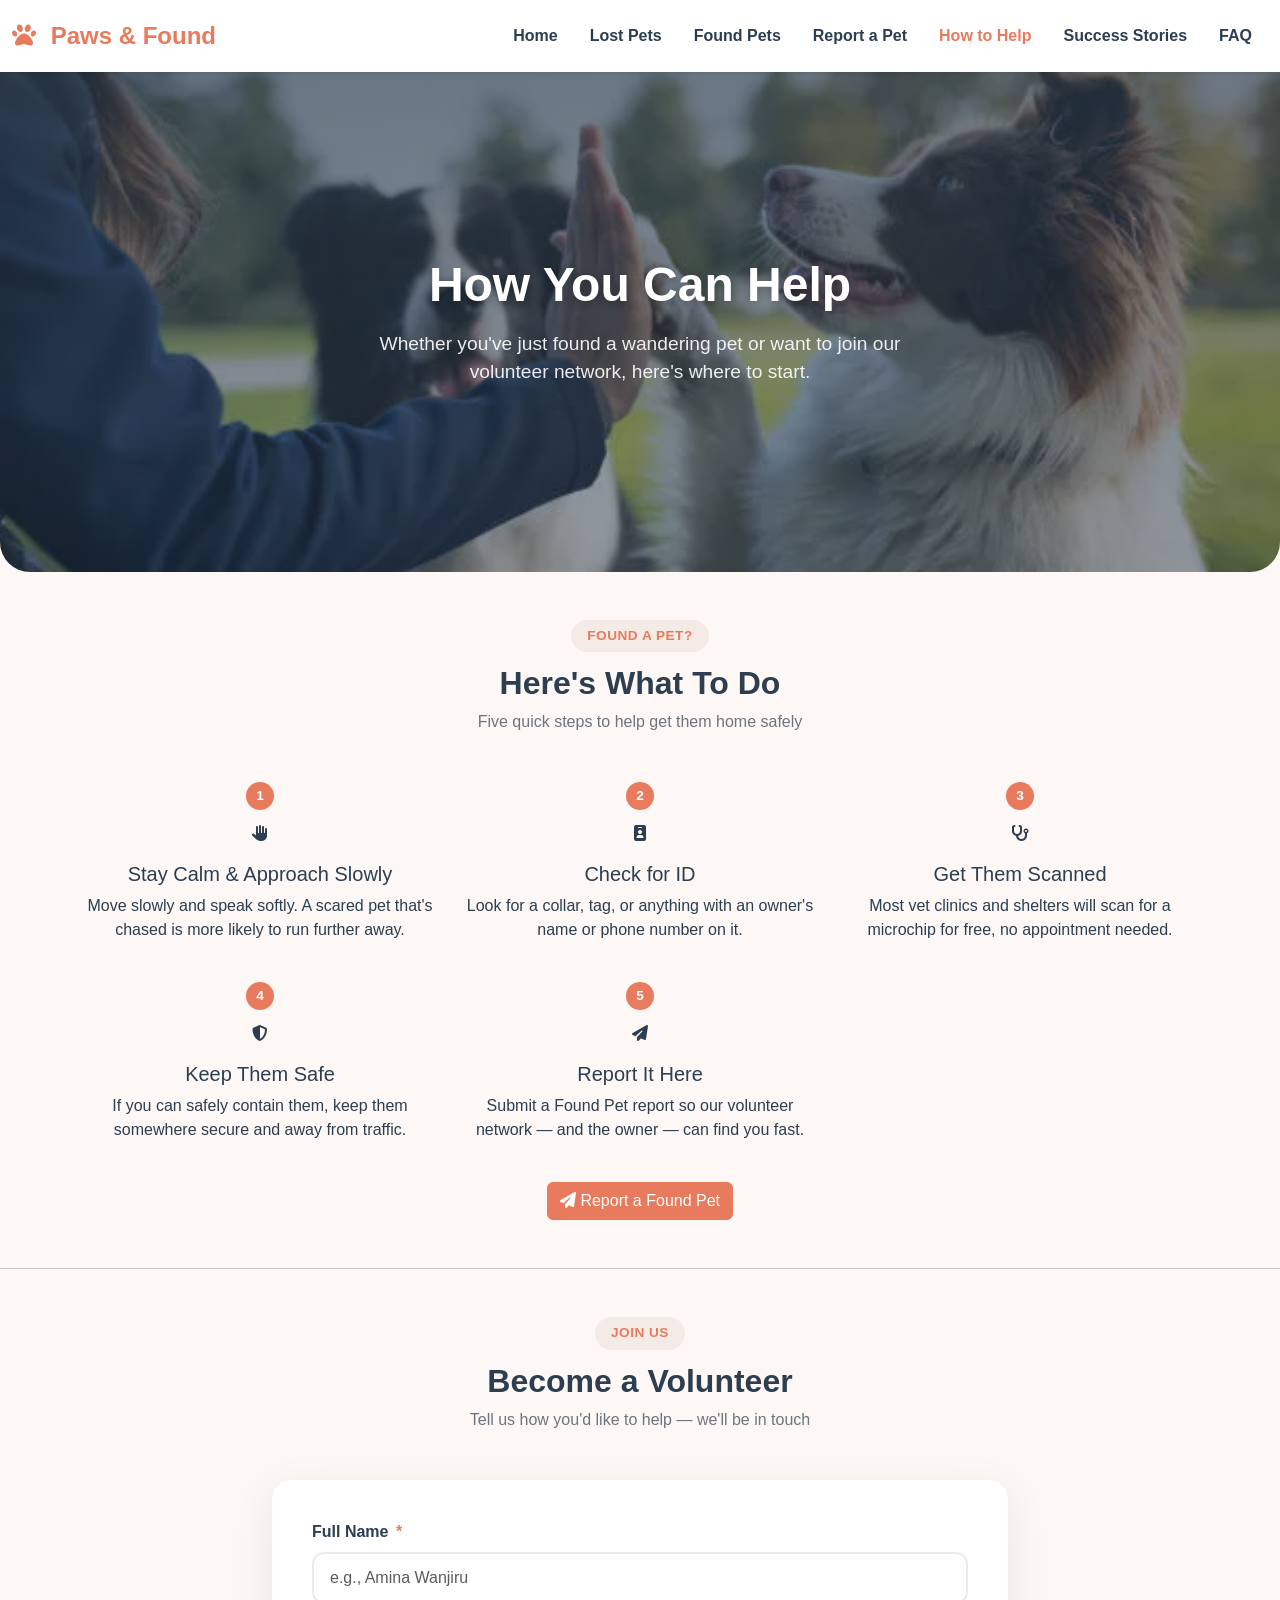
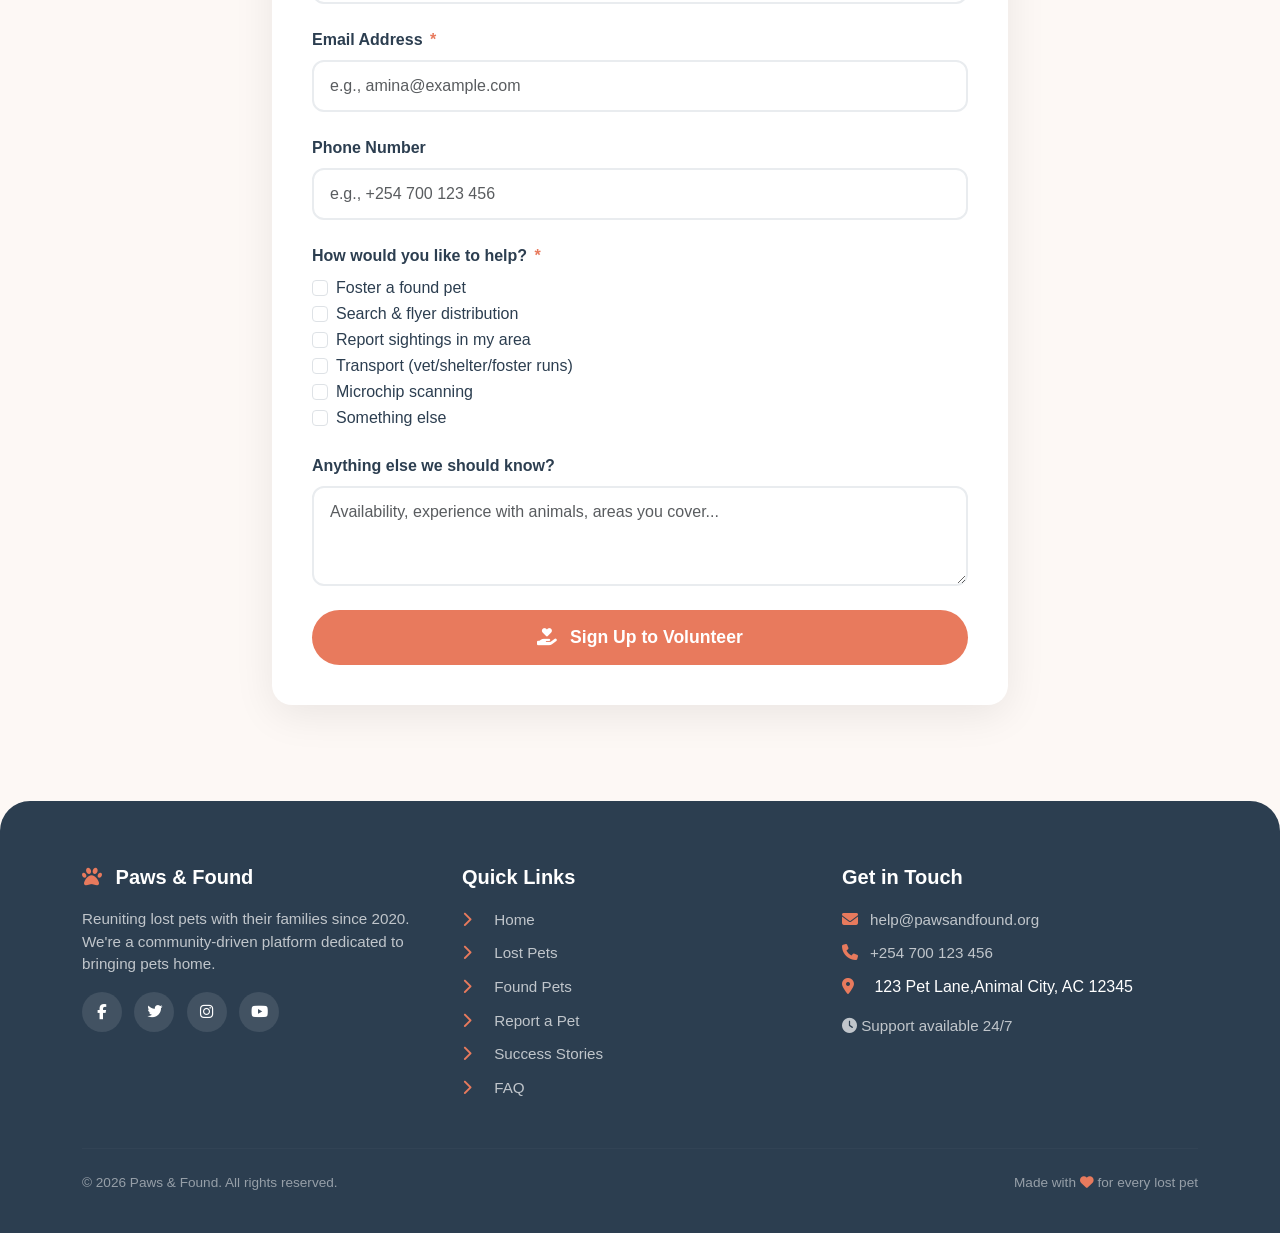
<file: how-to-help.html>
<!DOCTYPE html>
<html lang="en">
<head>
    <meta charset="UTF-8">
    <meta name="viewport" content="width=device-width, initial-scale=1.0">

    <title>Paws & Found | How to Help</title>

    <link href="https://cdn.jsdelivr.net/npm/bootstrap@5.3.0/dist/css/bootstrap.min.css" rel="stylesheet">
    <link rel="stylesheet" href="https://cdnjs.cloudflare.com/ajax/libs/font-awesome/6.4.0/css/all.min.css">
    <link rel="stylesheet" href="style.css">
</head>
<body>

    <nav class="navbar navbar-expand-lg bg-white shadow-sm sticky-top">
        <div class="container-fluid">
            <!-- Brand / Logo -->
            <a class="navbar-brand fw-bold text-primary" href="found_pets.html"> <i class="fas fa-paw"></i> Paws & Found</a>
            
            <!-- Mobile Toggle Button (hamburger menu) -->
            <button class="navbar-toggler" type="button" data-bs-toggle="collapse" data-bs-target="#mainNavbar">
                <span class="navbar-toggler-icon"></span>
            </button>
            
            <!-- Navigation Links (collapsible on mobile) -->
            <div class="collapse navbar-collapse" id="mainNavbar">
                <ul class="navbar-nav ms-auto mb-2 mb-lg-0">
                    <li class="nav-item">
                        <a class="nav-link" href="index.html">Home</a>
                    </li>
                    <li class="nav-item">
                        <a class="nav-link" href="lost_pets.html">Lost Pets</a>
                    </li>
                     <li class="nav-item">
                        <a class="nav-link" href="found_pets.html">Found Pets</a>
                    </li>
                    <li class="nav-item">
                        <a class="nav-link" href="report_form.html">Report a Pet</a>
                    </li>
                    <li class="nav-item">
                        <a class="nav-link active" aria-current="page" href="how-to-help.html">How to Help</a>
                    </li>
                    <li class="nav-item">
                        <a class="nav-link" href="success_details.html">Success Stories</a>
                    </li>
                    <li class="nav-item">
                        <a class="nav-link" href="faq.html">FAQ</a>
                    </li>
                </ul>
            </div>
        </div>
    </nav>
    
    <main>
        <section class="hero">
            <div class="container">
                <h1>How You Can Help</h1>
                <p>Whether you've just found a wandering pet or want to join our volunteer network, here's where to start.</p>
            </div>
        </section>

        <section class="container my-5">
            <div class="text-center mb-5">
                <span class="section-badge">Found a Pet?</span>
                <h2 class="section-title">Here's What To Do</h2>
                <p class="section-subtitle">Five quick steps to help get them home safely</p>
            </div>

            <div class="row g-4">
                <div class="col-md-4 col-sm-6">
                    <div class="mission-card text-center">
                        <span class="step-number">1</span>
                        <div class="mission-icon mb-3">
                            <i class="fas fa-hand-paper"></i>
                        </div>
                        <h5>Stay Calm & Approach Slowly</h5>
                        <p>Move slowly and speak softly. A scared pet that's chased is more likely to run further away.</p>
                    </div>
                </div>
                <div class="col-md-4 col-sm-6">
                    <div class="mission-card text-center">
                        <span class="step-number">2</span>
                        <div class="mission-icon mb-3">
                            <i class="fas fa-id-badge"></i>
                        </div>
                        <h5>Check for ID</h5>
                        <p>Look for a collar, tag, or anything with an owner's name or phone number on it.</p>
                    </div>
                </div>
                <div class="col-md-4 col-sm-6">
                    <div class="mission-card text-center">
                        <span class="step-number">3</span>
                        <div class="mission-icon mb-3">
                            <i class="fas fa-stethoscope"></i>
                        </div>
                        <h5>Get Them Scanned</h5>
                        <p>Most vet clinics and shelters will scan for a microchip for free, no appointment needed.</p>
                    </div>
                </div>
                <div class="col-md-4 col-sm-6">
                    <div class="mission-card text-center">
                        <span class="step-number">4</span>
                        <div class="mission-icon mb-3">
                            <i class="fas fa-shield-alt"></i>
                        </div>
                        <h5>Keep Them Safe</h5>
                        <p>If you can safely contain them, keep them somewhere secure and away from traffic.</p>
                    </div>
                </div>
                <div class="col-md-4 col-sm-6">
                    <div class="mission-card text-center">
                        <span class="step-number">5</span>
                        <div class="mission-icon mb-3">
                            <i class="fas fa-paper-plane"></i>
                        </div>
                        <h5>Report It Here</h5>
                        <p>Submit a Found Pet report so our volunteer network — and the owner — can find you fast.</p>
                    </div>
                </div>
            </div>

            <div class="text-center mt-4">
                <a href="report_form.html" class="btn btn-primary">
                    <i class="fas fa-paper-plane"></i> Report a Found Pet
                </a>
            </div>
        </section>

        <hr class="divider">

        <!-- VOLUNTEER SIGN-UP -->
        <section class="container my-5">
            <div class="row justify-content-center">
                <div class="col-lg-8">

                    <div class="text-center mb-5">
                        <span class="section-badge">Join Us</span>
                        <h2 class="section-title">Become a Volunteer</h2>
                        <p class="section-subtitle">Tell us how you'd like to help — we'll be in touch</p>
                    </div>

                    <div class="form-card">
                        <form id="volunteerForm" novalidate>

                            <!-- Name -->
                            <div class="mb-4">
                                <label for="volunteerName" class="form-label">
                                    Full Name <span class="required">*</span>
                                </label>
                                <input type="text" class="form-control" id="volunteerName"
                                       placeholder="e.g., Amina Wanjiru" required>
                                <div class="invalid-feedback">Please provide your name.</div>
                            </div>

                            <!-- Email -->
                            <div class="mb-4">
                                <label for="volunteerEmail" class="form-label">
                                    Email Address <span class="required">*</span>
                                </label>
                                <input type="email" class="form-control" id="volunteerEmail"
                                       placeholder="e.g., amina@example.com" required>
                                <div class="invalid-feedback">Please provide a valid email address.</div>
                            </div>

                            <!-- Phone -->
                            <div class="mb-4">
                                <label for="volunteerPhone" class="form-label">Phone Number</label>
                                <input type="tel" class="form-control" id="volunteerPhone"
                                       placeholder="e.g., +254 700 123 456">
                            </div>

                            <!-- Interests -->
                            <div class="mb-4">
                                <label class="form-label">
                                    How would you like to help? <span class="required">*</span>
                                </label>

                                <div class="form-check">
                                    <input class="form-check-input volunteer-interest" type="checkbox" value="foster" id="interestFoster">
                                    <label class="form-check-label" for="interestFoster">Foster a found pet</label>
                                </div>
                                <div class="form-check">
                                    <input class="form-check-input volunteer-interest" type="checkbox" value="search" id="interestSearch">
                                    <label class="form-check-label" for="interestSearch">Search & flyer distribution</label>
                                </div>
                                <div class="form-check">
                                    <input class="form-check-input volunteer-interest" type="checkbox" value="sightings" id="interestSightings">
                                    <label class="form-check-label" for="interestSightings">Report sightings in my area</label>
                                </div>
                                <div class="form-check">
                                    <input class="form-check-input volunteer-interest" type="checkbox" value="transport" id="interestTransport">
                                    <label class="form-check-label" for="interestTransport">Transport (vet/shelter/foster runs)</label>
                                </div>
                                <div class="form-check">
                                    <input class="form-check-input volunteer-interest" type="checkbox" value="microchip" id="interestMicrochip">
                                    <label class="form-check-label" for="interestMicrochip">Microchip scanning</label>
                                </div>
                                <div class="form-check">
                                    <input class="form-check-input volunteer-interest" type="checkbox" value="other" id="interestOther">
                                    <label class="form-check-label" for="interestOther">Something else</label>
                                </div>

                                <div class="checkbox-error" id="interestsError">Please select at least one way you'd like to help.</div>
                            </div>

                            <!-- Notes -->
                            <div class="mb-4">
                                <label for="volunteerNotes" class="form-label">Anything else we should know?</label>
                                <textarea class="form-control" id="volunteerNotes" rows="3"
                                          placeholder="Availability, experience with animals, areas you cover..."></textarea>
                            </div>

                            <button type="submit" class="btn-submit">
                                <i class="fas fa-hand-holding-heart"></i> Sign Up to Volunteer
                            </button>

                        </form>

                        <!-- Success Message -->
                        <div class="success-message" id="volunteerSuccessMessage">
                            <i class="fas fa-check-circle"></i>
                            <h3>Thank You! 🙌</h3>
                            <p>You're on the list. We'll reach out about opportunities that match how you'd like to help.</p>
                            <button class="btn btn-light mt-3" onclick="location.reload()">
                                <i class="fas fa-plus-circle"></i> Sign Up Another Volunteer
                            </button>
                        </div>
                    </div>

                </div>
            </div>
        </section>


    </main>
    <footer class="footer">
        <div class="container">
            <div class="row g-4">
                <!-- Column 1: Brand -->
                <div class="col-md-4">
                    <h5><i class="fas fa-paw"></i> Paws & Found</h5>
                    <p>Reuniting lost pets with their families since 2020. We're a community-driven platform dedicated to bringing pets home.</p>
                    <div class="social-links mt-3">
                        <a href="#"><i class="fab fa-facebook-f"></i></a>
                        <a href="#"><i class="fab fa-twitter"></i></a>
                        <a href="#"><i class="fab fa-instagram"></i></a>
                        <a href="#"><i class="fab fa-youtube"></i></a>
                    </div>
                </div>

                <!-- Column 2: Quick Links -->
                <div class="col-md-4">
                    <h5>Quick Links</h5>
                    <ul>
                        <li><a href="index.html"><i class="fas fa-chevron-right"></i> Home</a></li>
                        <li><a href="lost_pets.html"><i class="fas fa-chevron-right"></i> Lost Pets</a></li>
                        <li><a href="found_pets.html"><i class="fas fa-chevron-right"></i> Found Pets</a></li>
                        <li><a href="report_form.html"><i class="fas fa-chevron-right"></i> Report a Pet</a></li>
                        <li><a href="success_details.html"><i class="fas fa-chevron-right"></i> Success Stories</a></li>
                        <li><a href="faq.html"><i class="fas fa-chevron-right"></i> FAQ</a></li>
                    </ul>
                </div>

                <!-- Column 3: Contact -->
                <div class="col-md-4">
                    <h5>Get in Touch</h5>
                    <ul>
                        <li><i class="fas fa-envelope"></i><a href= "mailto:help@pawsandfound.org">help@pawsandfound.org</a></li>
                        <li><i class="fas fa-phone"></i><a href= "tell:+254708503550">+254 700 123 456</a></li>
                        <li><i class="fas fa-map-marker-alt"></i> 123 Pet Lane,Animal City, AC 12345</li>
                    </ul>
                    <p class="mt-3 small">
                        <i class="fas fa-clock"></i> Support available 24/7
                    </p>
                </div>
            </div>

            <hr class="divider">

            <div class="row">
                <div class="col-md-6 text-md-start text-center">
                    <p class="copyright">&copy; 2026 Paws & Found. All rights reserved.</p>
                </div>
                <div class="col-md-6 text-md-end text-center">
                    <p class="copyright">
                        Made with <i class="fas fa-heart" style="color: #E87A5D;"></i> for every lost pet
                    </p>
                </div>
            </div>
        </div>
    </footer>

    <script src="https://cdn.jsdelivr.net/npm/bootstrap@5.2.3/dist/js/bootstrap.bundle.min.js" integrity="sha384-kenU1KFdBIe4zVF0s0G1M5b4hcpxyD9F7jL+jjXkk+Q2h455rYXK/7HAuoJl+0I4" crossorigin="anonymous"></script>

    
    
</body>
</html>
</file>
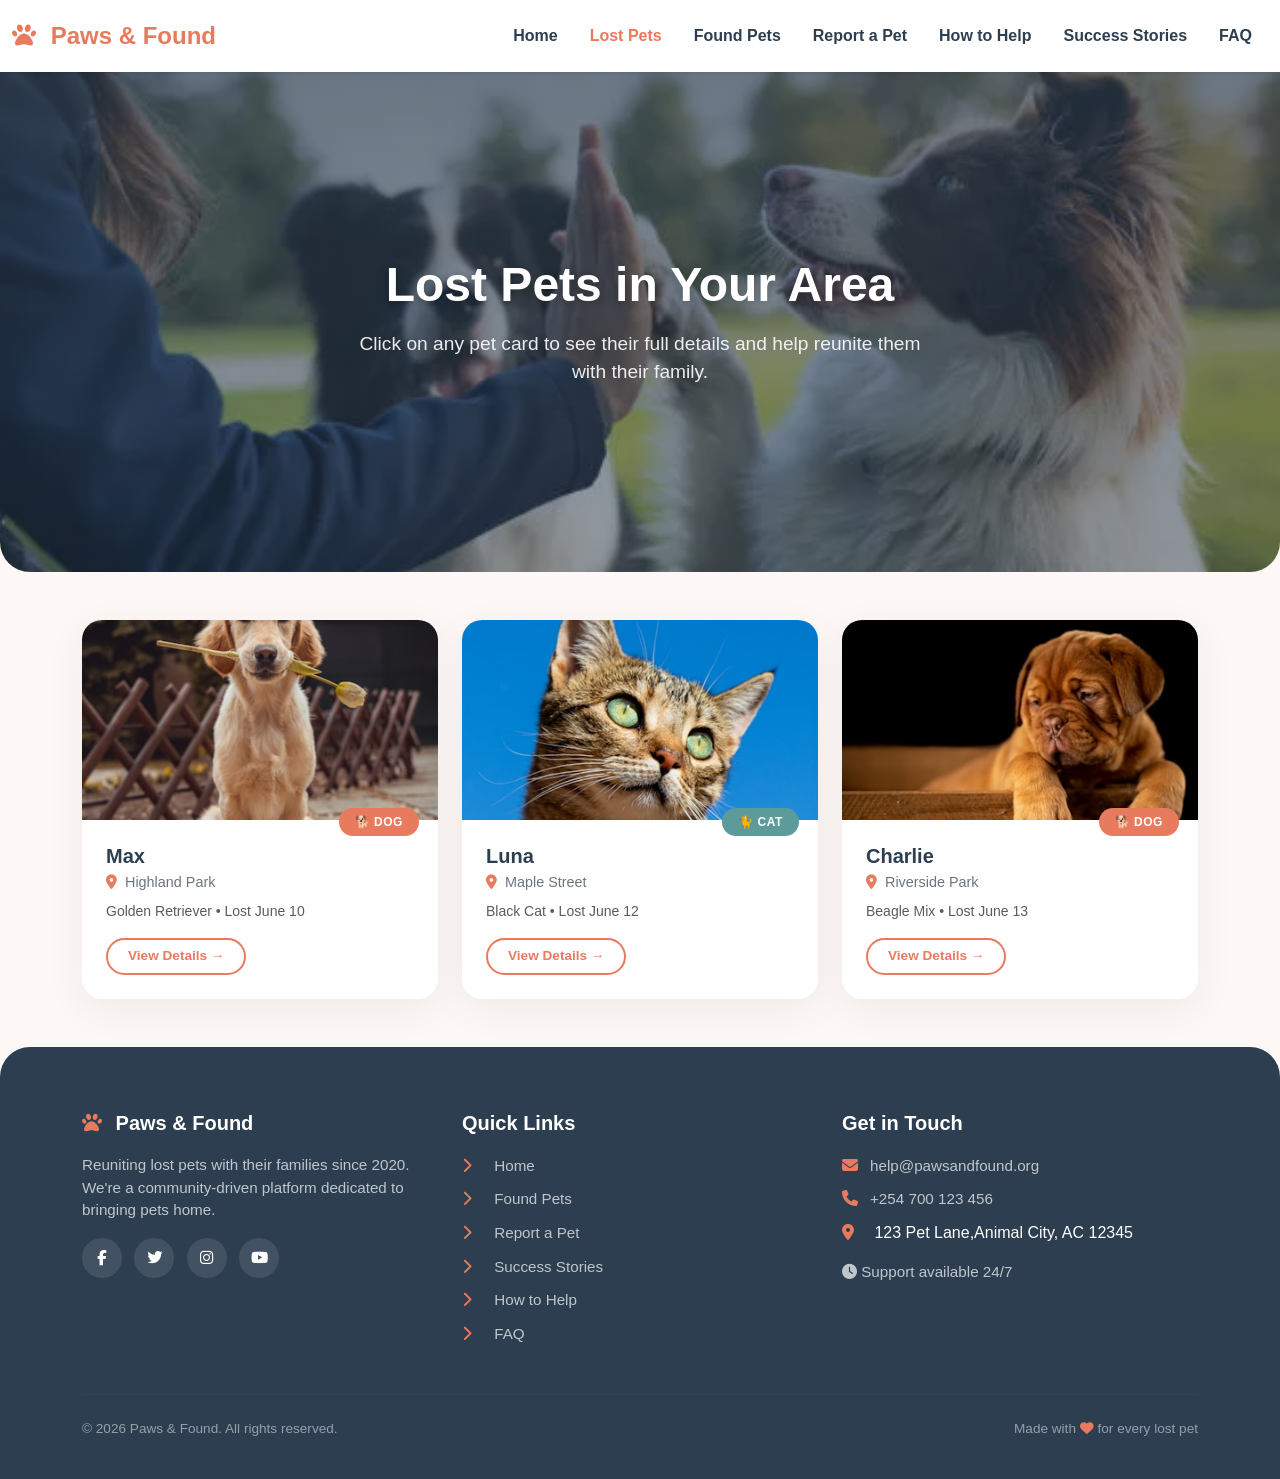
<file: lost_pets.html>
<!DOCTYPE html>
<html lang="en">
<head>
    <meta charset="UTF-8">
    <meta name="viewport" content="width=device-width, initial-scale=1.0">

    <title>Paws & Found | reuniting lost pets with their families</title>

    <link href="https://cdn.jsdelivr.net/npm/bootstrap@5.3.0/dist/css/bootstrap.min.css" rel="stylesheet">
    <link rel="stylesheet" href="https://cdnjs.cloudflare.com/ajax/libs/font-awesome/6.4.0/css/all.min.css">
    <link rel="stylesheet" href="style.css">
    <style>
        @media (max-width: 992px) {
            .page-hero h1 {
                font-size: 2.2rem;
            }
            .pet-detail-panel .pet-image {
                height: 280px;
            }
        }

        @media (max-width: 768px) {
            .page-hero h1 {
                font-size: 1.8rem;
            }
            .page-hero p {
                font-size: 1rem;
            }
            .pet-detail-panel {
                padding: 1.5rem;
            }
            .pet-detail-panel .pet-image {
                height: 220px;
            }
            .pet-detail-panel .pet-name {
                font-size: 1.6rem;
            }
            .pet-detail-panel .detail-item {
                flex-direction: column;
            }
            .pet-detail-panel .detail-item .label {
                width: 100%;
                margin-bottom: 4px;
            }
            .footer {
                padding: 2rem 0 1rem;
                border-radius: 20px 20px 0 0;
            }
            .footer .col-md-4 {
                margin-bottom: 2rem;
            }
        }

        @media (max-width: 576px) {
            .page-hero {
                padding: 2rem 0;
                border-radius: 0 0 20px 20px;
            }
            .page-hero h1 {
                font-size: 1.5rem;
            }
            .pet-card-img {
                height: 180px;
            }
            .pet-detail-panel .pet-image {
                height: 180px;
            }
        }

    </style>


</head>
<body data-pet-type="lost">

    <nav class="navbar navbar-expand-lg bg-white shadow-sm sticky-top">
        <div class="container-fluid">
            <!-- Brand / Logo -->
            <a class="navbar-brand fw-bold text-primary" href="lost_pets.html"> <i class="fas fa-paw"></i> Paws & Found</a>
            
            <!-- Mobile Toggle Button (hamburger menu) -->
            <button class="navbar-toggler" type="button" data-bs-toggle="collapse" data-bs-target="#mainNavbar">
                <span class="navbar-toggler-icon"></span>
            </button>
            
            <!-- Navigation Links (collapsible on mobile) -->
            <div class="collapse navbar-collapse" id="mainNavbar">
                <ul class="navbar-nav ms-auto mb-2 mb-lg-0">
                     <li class="nav-item">
                        <a class="nav-link" href="index.html">Home</a>
                    </li>
                    <li class="nav-item">
                        <a class="nav-link active" aria-current="page" href="lost_pets.html">Lost Pets</a>
                    </li>
                    <li class="nav-item">
                        <a class="nav-link" href="found_pets.html">Found Pets</a>
                    </li>
                    <li class="nav-item">
                        <a class="nav-link" href="report_form.html">Report a Pet</a>
                    </li>
                    <li class="nav-item">
                        <a class="nav-link" href="how-to-help.html">How to Help</a>
                    </li>
                    <li class="nav-item">
                        <a class="nav-link" href="success_details.html">Success Stories</a>
                    </li>
                    <li class="nav-item">
                        <a class="nav-link" href="faq.html">FAQ</a>
                    </li>
                </ul>
            </div>
        </div>
    </nav>
<main>
    <section class="hero">
        <div class="container">
            <h1>Lost Pets in Your Area</h1>
            <p>Click on any pet card to see their full details and help reunite them with their family.</p>
        </div>
    </section>

    <section class="container" id="petDetailPanels">
        <div class="row g-4" id="petCardsRow">
            
            <!-- Max - Card -->
            <div class="col-md-4 col-sm-6">
                <div class="pet-card" onclick="showPet('max')">
                    <img src="images/Max.jpg" 
                         class="pet-card-img" alt="Max">
                    <div class="pet-card-body">
                        <span class="pet-badge dog">🐕 Dog</span>
                        <h5>Max</h5>
                        <p class="location"><i class="fas fa-map-marker-alt"></i> Highland Park</p>
                        <p class="text-muted small">Golden Retriever • Lost June 10</p>
                        <button class="btn-view">View Details →</button>
                    </div>
                </div>
            </div>

            <!-- Luna - Card -->
            <div class="col-md-4 col-sm-6">
                <div class="pet-card" onclick="showPet('luna')">
                    <img src="images/Luna.jpg" 
                         class="pet-card-img" alt="Luna">
                    <div class="pet-card-body">
                        <span class="pet-badge cat">🐈 Cat</span>
                        <h5>Luna</h5>
                        <p class="location"><i class="fas fa-map-marker-alt"></i> Maple Street</p>
                        <p class="text-muted small">Black Cat • Lost June 12</p>
                        <button class="btn-view">View Details →</button>
                    </div>
                </div>
            </div>

            <!-- Charlie - Card -->
            <div class="col-md-4 col-sm-6">
                <div class="pet-card" onclick="showPet('charlie')">
                    <img src="images/Charlie.jpg" 
                         class="pet-card-img" alt="Charlie">
                    <div class="pet-card-body">
                        <span class="pet-badge dog">🐕 Dog</span>
                        <h5>Charlie</h5>
                        <p class="location"><i class="fas fa-map-marker-alt"></i> Riverside Park</p>
                        <p class="text-muted small">Beagle Mix • Lost June 13</p>
                        <button class="btn-view">View Details →</button>
                    </div>
                </div>
            </div>

        </div>
    </section>

    <section class="container">
        
        <!-- MAX DETAIL -->
        <div class="pet-detail-panel" id="detail-max">
            <button class="close-btn" onclick="closeDetail('max')">&times;</button>
            <div class="row g-4">
                
                <div class="col-lg-7">
                    <h2 class="pet-name">Max</h2>
                    <span class="status-badge lost">🐕 Lost</span>
                    <p class="text-muted small mt-2">Reported: June 10, 2026</p>
                    
                    <div class="mt-3">
                        <div class="detail-item">
                            <span class="label">Species</span>
                            <span class="value">Golden Retriever</span>
                        </div>
                        <div class="detail-item">
                            <span class="label">Location</span>
                            <span class="value">Highland Park, near the dog run</span>
                        </div>
                        <div class="detail-item">
                            <span class="label">Age</span>
                            <span class="value">3 years old</span>
                        </div>
                        <div class="detail-item">
                            <span class="label">Gender</span>
                            <span class="value">Male (Neutered)</span>
                        </div>
                        <div class="detail-item">
                            <span class="label">Collar</span>
                            <span class="value">Blue with silver ID tag</span>
                        </div>
                        <div class="detail-item">
                            <span class="label">Microchip</span>
                            <span class="value">9812345678</span>
                        </div>
                    </div>
                    
                    <div class="mt-3">
                        <p><strong>Description:</strong> Friendly Golden Retriever, responds to "Max". Wearing a blue collar with a silver ID tag. Microchipped. Very friendly with people and other dogs.</p>
                    </div>

                    <div class="contact-box mt-3">
                        <h5><i class="fas fa-phone-alt"></i> Contact</h5>
                        <div class="contact-item">
                            <i class="fas fa-user"></i> Sarah Johnson
                        </div>
                        <div class="contact-item">
                            <i class="fas fa-envelope"></i> sarah.johnson@example.com
                        </div>
                        <div class="contact-item">
                            <i class="fas fa-phone"></i> (555) 123-4567
                        </div>
                        <a href="report_form.html" class="btn-sighting mt-2">
                            <i class="fas fa-eye"></i> I've Seen This Pet
                        </a>
                    </div>
                </div>
            </div>
        </div>

        <!-- LUNA DETAIL -->
        <div class="pet-detail-panel" id="detail-luna">
            <button class="close-btn" onclick="closeDetail('luna')">&times;</button>
            <div class="row g-4">
                <div class="col-lg-7">
                    <h2 class="pet-name">Luna</h2>
                    <span class="status-badge lost">🐈 Lost</span>
                    <p class="text-muted small mt-2">Reported: June 12, 2026</p>
                    
                    <div class="mt-3">
                        <div class="detail-item">
                            <span class="label">Species</span>
                            <span class="value">Black Cat</span>
                        </div>
                        <div class="detail-item">
                            <span class="label">Location</span>
                            <span class="value">Maple Street, near Oakwood Apartments</span>
                        </div>
                        <div class="detail-item">
                            <span class="label">Age</span>
                            <span class="value">3 years old</span>
                        </div>
                        <div class="detail-item">
                            <span class="label">Gender</span>
                            <span class="value">Female (Spayed)</span>
                        </div>
                        <div class="detail-item">
                            <span class="label">Collar</span>
                            <span class="value">Pink with silver bell</span>
                        </div>
                        <div class="detail-item">
                            <span class="label">Microchip</span>
                            <span class="value">9812345678</span>
                        </div>
                    </div>
                    
                    <div class="mt-3">
                        <p><strong>Description:</strong> Beautiful all-black cat with bright green eyes. Indoor cat, shy but gentle. She loves to hide in small spaces.</p>
                    </div>

                    <div class="contact-box mt-3">
                        <h5><i class="fas fa-phone-alt"></i> Contact</h5>
                        <div class="contact-item">
                            <i class="fas fa-user"></i> Maria Martinez
                        </div>
                        <div class="contact-item">
                            <i class="fas fa-envelope"></i> maria.martinez@example.com
                        </div>
                        <div class="contact-item">
                            <i class="fas fa-phone"></i> (555) 345-6789
                        </div>
                        <a href="report_form.html" class="btn-sighting mt-2">
                            <i class="fas fa-eye"></i> I've Seen This Pet
                        </a>
                    </div>
                </div>
            </div>
        </div>

        <!-- CHARLIE DETAIL -->
        <div class="pet-detail-panel" id="detail-charlie">
            <button class="close-btn" onclick="closeDetail('charlie')">&times;</button>
            <div class="row g-4">
                <div class="col-lg-7">
                    <h2 class="pet-name">Charlie</h2>
                    <span class="status-badge lost">🐕 Lost</span>
                    <p class="text-muted small mt-2">Reported: June 13, 2026</p>
                    
                    <div class="mt-3">
                        <div class="detail-item">
                            <span class="label">Species</span>
                            <span class="value">Beagle Mix</span>
                        </div>
                        <div class="detail-item">
                            <span class="label">Location</span>
                            <span class="value">Riverside Park, near the pond</span>
                        </div>
                        <div class="detail-item">
                            <span class="label">Age</span>
                            <span class="value">2 years old</span>
                        </div>
                        <div class="detail-item">
                            <span class="label">Gender</span>
                            <span class="value">Male (Neutered)</span>
                        </div>
                        <div class="detail-item">
                            <span class="label">Collar</span>
                            <span class="value">Red with bone-shaped tag</span>
                        </div>
                        <div class="detail-item">
                            <span class="label">Microchip</span>
                            <span class="value">9812345679</span>
                        </div>
                    </div>
                    
                    <div class="mt-3">
                        <p><strong>Description:</strong> Playful and energetic Beagle mix. Loves to explore and follow scents. Very friendly and loves treats, especially cheese!</p>
                    </div>

                    <div class="contact-box mt-3">
                        <h5><i class="fas fa-phone-alt"></i> Contact</h5>
                        <div class="contact-item">
                            <i class="fas fa-user"></i> Tom Thompson
                        </div>
                        <div class="contact-item">
                            <i class="fas fa-envelope"></i> tom.thompson@example.com
                        </div>
                        <div class="contact-item">
                            <i class="fas fa-phone"></i> (555) 234-5678
                        </div>
                        <a href="report_form.html" class="btn-sighting mt-2">
                            <i class="fas fa-eye"></i> I've Seen This Pet
                        </a>
                    </div>
                </div>
            </div>
        </div>

    </section>

</main>

    <footer class="footer">
        <div class="container">
            <div class="row g-4">
                <!-- Column 1: Brand -->
                <div class="col-md-4">
                    <h5><i class="fas fa-paw"></i> Paws & Found</h5>
                    <p>Reuniting lost pets with their families since 2020. We're a community-driven platform dedicated to bringing pets home.</p>
                    <div class="social-links mt-3">
                        <a href="#"><i class="fab fa-facebook-f"></i></a>
                        <a href="#"><i class="fab fa-twitter"></i></a>
                        <a href="#"><i class="fab fa-instagram"></i></a>
                        <a href="#"><i class="fab fa-youtube"></i></a>
                    </div>
                </div>

                <!-- Column 2: Quick Links -->
                <div class="col-md-4">
                    <h5>Quick Links</h5>
                    <ul>
                        <li><a href="index.html"><i class="fas fa-chevron-right"></i> Home</a></li>
                        <li><a href="found_pets.html"><i class="fas fa-chevron-right"></i> Found Pets</a></li>
                        <li><a href="report_form.html"><i class="fas fa-chevron-right"></i> Report a Pet</a></li>
                        <li><a href="success_details.html"><i class="fas fa-chevron-right"></i> Success Stories</a></li>
                        <li><a href="how-to-help.html"><i class="fas fa-chevron-right"></i> How to Help</a></li>
                        <li><a href="faq.html"><i class="fas fa-chevron-right"></i> FAQ</a></li>
                    </ul>
                </div>

                <!-- Column 3: Contact -->
                <div class="col-md-4">
                    <h5>Get in Touch</h5>
                    <ul>
                        <li><i class="fas fa-envelope"></i><a href= "mailto:help@pawsandfound.org">help@pawsandfound.org</a></li>
                        <li><i class="fas fa-phone"></i><a href= "tell:+254708503550">+254 700 123 456</a></li>
                        <li><i class="fas fa-map-marker-alt"></i> 123 Pet Lane,Animal City, AC 12345</li>
                    </ul>
                    <p class="mt-3 small">
                        <i class="fas fa-clock"></i> Support available 24/7
                    </p>
                </div>
            </div>

            <hr class="divider">

            <div class="row">
                <div class="col-md-6 text-md-start text-center">
                    <p class="copyright">&copy; 2026 Paws & Found. All rights reserved.</p>
                </div>
                <div class="col-md-6 text-md-end text-center">
                    <p class="copyright">
                        Made with <i class="fas fa-heart" style="color: #E87A5D;"></i> for every lost pet
                    </p>
                </div>
            </div>
        </div>
    </footer>
    
    <script src="https://cdn.jsdelivr.net/npm/bootstrap@5.3.0/dist/js/bootstrap.bundle.min.js"></script>

    <script src="js/script.js"></script>
  

    
</body>
</html>
</file>
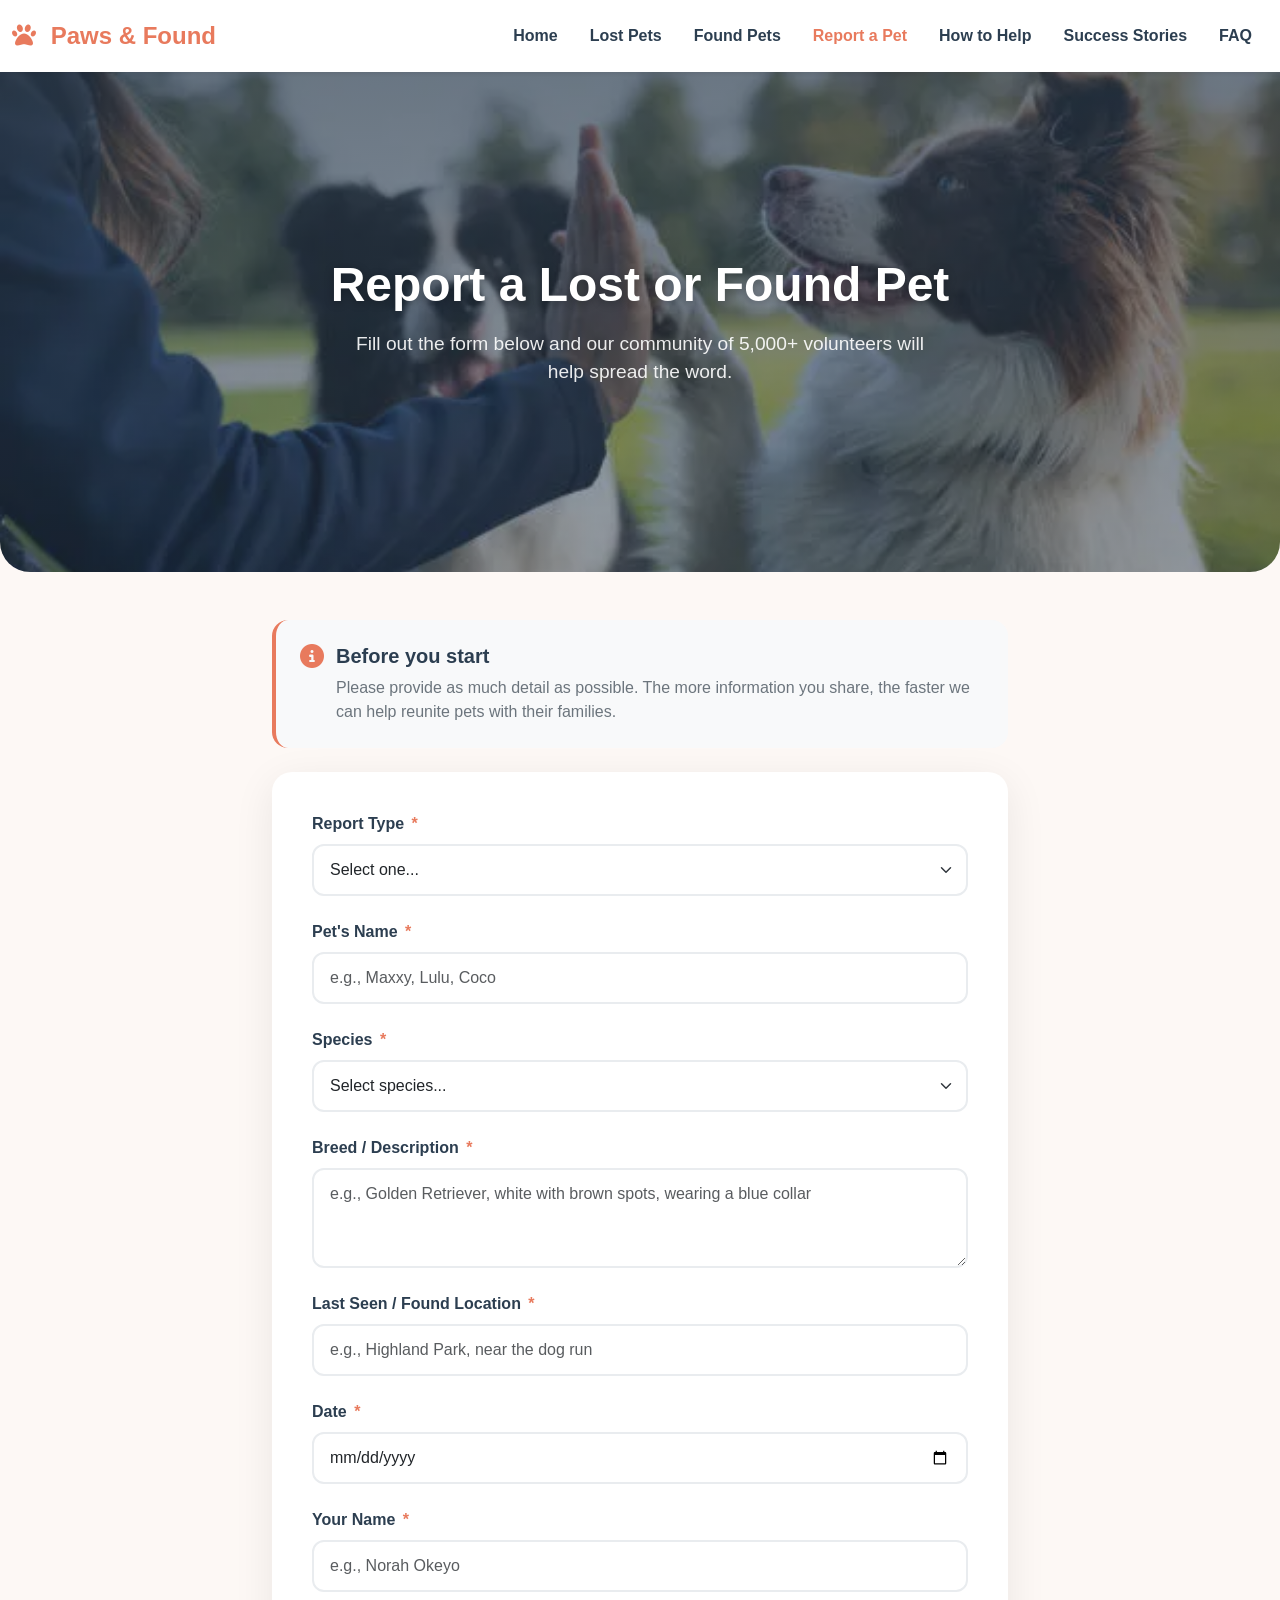
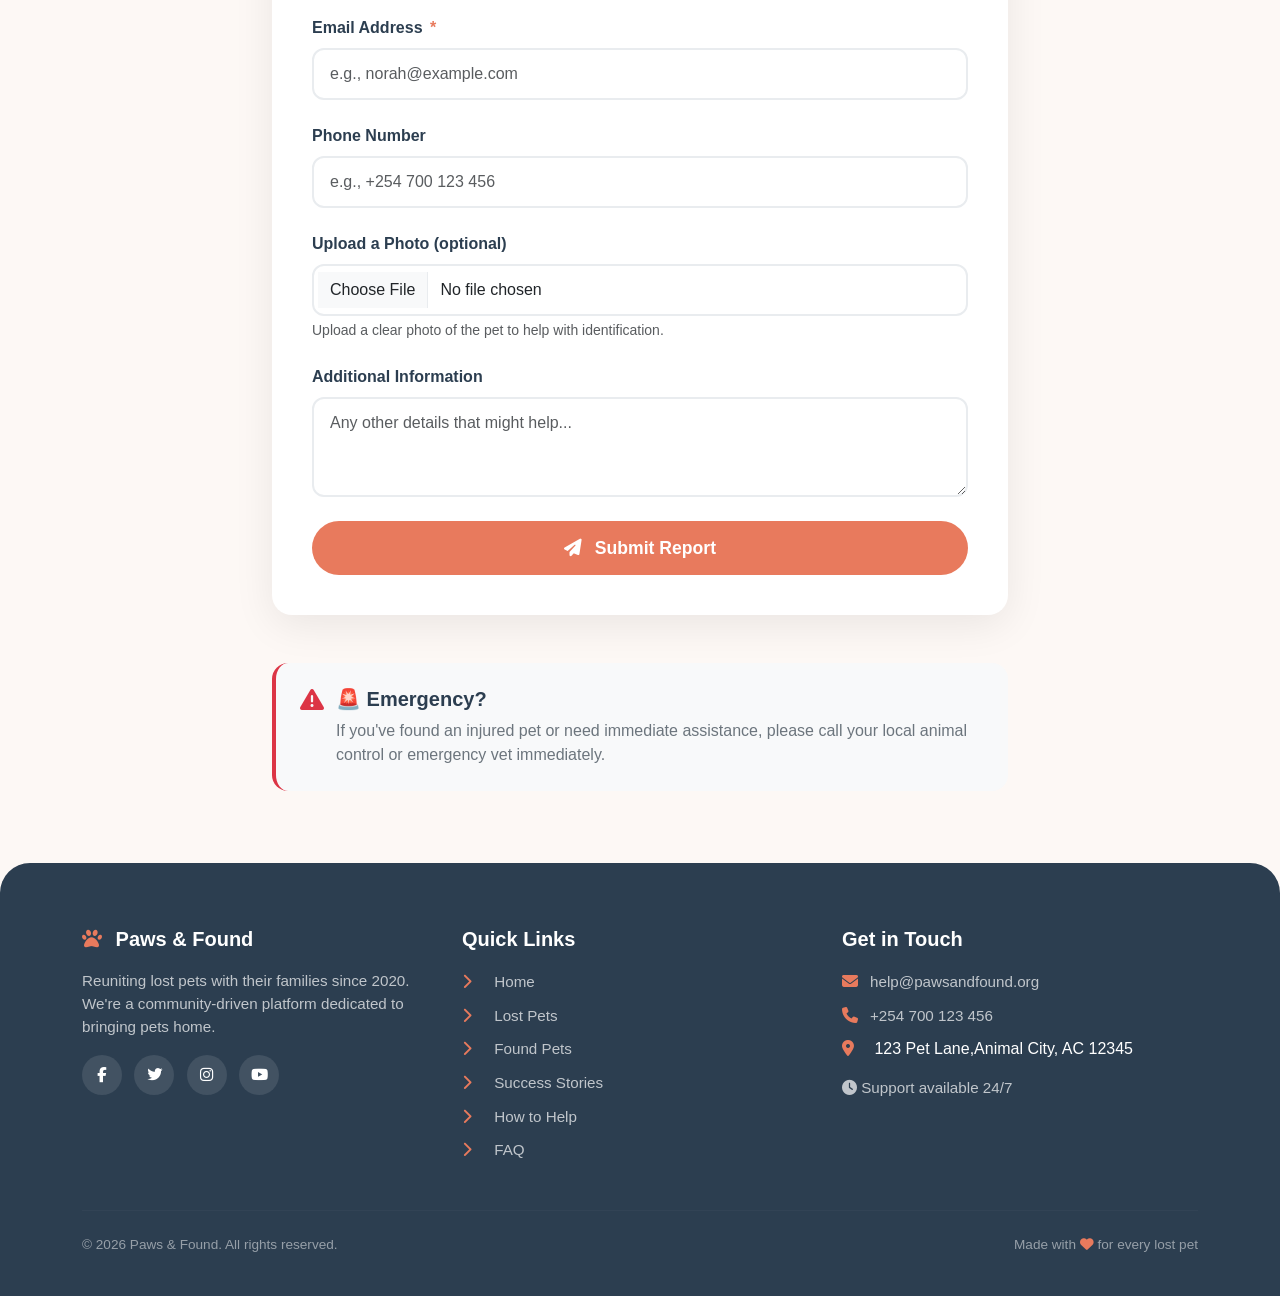
<file: report_form.html>
<!DOCTYPE html>
<html lang="en">
<head>
    <meta charset="UTF-8">
    <meta name="viewport" content="width=device-width, initial-scale=1.0">

    <title>Paws & Found | reuniting lost pets with their families</title>

    <link href="https://cdn.jsdelivr.net/npm/bootstrap@5.3.0/dist/css/bootstrap.min.css" rel="stylesheet">
    <link rel="stylesheet" href="https://cdnjs.cloudflare.com/ajax/libs/font-awesome/6.4.0/css/all.min.css">
    <link rel="stylesheet" href="style.css">
</head>
<body>

    <nav class="navbar navbar-expand-lg bg-white shadow-sm sticky-top">
        <div class="container-fluid">
            <!-- Brand / Logo -->
            <a class="navbar-brand fw-bold text-primary" href="found_pets.html"> <i class="fas fa-paw"></i> Paws & Found</a>
            
            <!-- Mobile Toggle Button (hamburger menu) -->
            <button class="navbar-toggler" type="button" data-bs-toggle="collapse" data-bs-target="#mainNavbar">
                <span class="navbar-toggler-icon"></span>
            </button>
            
            <!-- Navigation Links (collapsible on mobile) -->
            <div class="collapse navbar-collapse" id="mainNavbar">
                <ul class="navbar-nav ms-auto mb-2 mb-lg-0">
                    <li class="nav-item">
                        <a class="nav-link" href="index.html">Home</a>
                    </li>
                    <li class="nav-item">
                        <a class="nav-link" href="lost_pets.html">Lost Pets</a>
                    </li>
                     <li class="nav-item">
                        <a class="nav-link" href="found_pets.html">Found Pets</a>
                    </li>
                    <li class="nav-item">
                        <a class="nav-link active" aria-current="page" href="report_form.html">Report a Pet</a>
                    </li>
                    <li class="nav-item">
                        <a class="nav-link" href="how-to-help.html">How to Help</a>
                    </li>
                    <li class="nav-item">
                        <a class="nav-link" href="success_details.html">Success Stories</a>
                    </li>
                    <li class="nav-item">
                        <a class="nav-link" href="faq.html">FAQ</a>
                    </li>
                </ul>
            </div>
        </div>
    </nav>

    <main>
     <section class="hero">
        <div class="container">
            <h1>Report a Lost or Found Pet</h1>
            <p>Fill out the form below and our community of 5,000+ volunteers will help spread the word.</p>
        </div>
    </section>

    <section class="container">
        <div class="row justify-content-center">
            <div class="col-lg-8">
                
                <!-- Info Box -->
                <div class="info-box">
                    <div class="d-flex align-items-start">
                        <i class="fas fa-info-circle"></i>
                        <div>
                            <h5>Before you start</h5>
                            <p>Please provide as much detail as possible. The more information you share, the faster we can help reunite pets with their families.</p>
                        </div>
                    </div>
                </div>

                <!-- Form Card -->
                <div class="form-card">
                    <form id="reportForm" novalidate>
                        
                        <!-- Report Type -->
                        <div class="mb-4">
                            <label for="reportType" class="form-label">
                                Report Type <span class="required">*</span>
                            </label>
                            <select class="form-select" id="reportType" required>
                                <option value="">Select one...</option>
                                <option value="lost">I LOST my pet</option>
                                <option value="found">I FOUND a pet</option>
                            </select>
                            <div class="invalid-feedback">Please select whether you lost or found a pet.</div>
                        </div>

                        <!-- Pet Name -->
                        <div class="mb-4">
                            <label for="petName" class="form-label">
                                Pet's Name <span class="required">*</span>
                            </label>
                            <input type="text" class="form-control" id="petName" 
                                   placeholder="e.g., Maxxy, Lulu, Coco" required>
                            <div class="invalid-feedback">Please provide your pet's name.</div>
                        </div>

                        <!-- Species -->
                        <div class="mb-4">
                            <label for="species" class="form-label">
                                Species <span class="required">*</span>
                            </label>
                            <select class="form-select" id="species" required>
                                <option value="">Select species...</option>
                                <option value="dog">Dog</option>
                                <option value="cat">Cat</option>
                                <option value="bird">Bird</option>
                                <option value="rabbit">Rabbit</option>
                                <option value="hamster">Hamster</option>
                                <option value="other">Other</option>
                            </select>
                            <div class="invalid-feedback">Please select your pet's species.</div>
                        </div>

                        <!-- Breed / Description -->
                        <div class="mb-4">
                            <label for="breed" class="form-label">
                                Breed / Description <span class="required">*</span>
                            </label>
                            <textarea class="form-control" id="breed" rows="3" 
                                      placeholder="e.g., Golden Retriever, white with brown spots, wearing a blue collar" required></textarea>
                            <div class="invalid-feedback">Please describe your pet's breed and appearance.</div>
                        </div>

                        <!-- Location -->
                        <div class="mb-4">
                            <label for="location" class="form-label">
                                Last Seen / Found Location <span class="required">*</span>
                            </label>
                            <input type="text" class="form-control" id="location" 
                                   placeholder="e.g., Highland Park, near the dog run" required>
                            <div class="invalid-feedback">Please provide the location where the pet was lost or found.</div>
                        </div>

                        <!-- Date -->
                        <div class="mb-4">
                            <label for="date" class="form-label">
                                Date <span class="required">*</span>
                            </label>
                            <input type="date" class="form-control" id="date" required>
                            <div class="invalid-feedback">Please select the date.</div>
                        </div>

                        <!-- Contact Name -->
                        <div class="mb-4">
                            <label for="contactName" class="form-label">
                                Your Name <span class="required">*</span>
                            </label>
                            <input type="text" class="form-control" id="contactName" 
                                   placeholder="e.g., Norah Okeyo" required>
                            <div class="invalid-feedback">Please provide your name.</div>
                        </div>

                        <!-- Contact Email -->
                        <div class="mb-4">
                            <label for="contactEmail" class="form-label">
                                Email Address <span class="required">*</span>
                            </label>
                            <input type="email" class="form-control" id="contactEmail" 
                                   placeholder="e.g., norah@example.com" required>
                            <div class="invalid-feedback">Please provide a valid email address.</div>
                        </div>

                        <!-- Contact Phone -->
                        <div class="mb-4">
                            <label for="contactPhone" class="form-label">Phone Number</label>
                            <input type="tel" class="form-control" id="contactPhone" 
                                   placeholder="e.g., +254 700 123 456">
                        </div>

                        <!-- Photo Upload (optional) -->
                        <div class="mb-4">
                            <label for="petPhoto" class="form-label">Upload a Photo (optional)</label>
                            <input type="file" class="form-control" id="petPhoto" accept="image/*">
                            <div class="form-text">Upload a clear photo of the pet to help with identification.</div>
                        </div>

                        <!-- Additional Info -->
                        <div class="mb-4">
                            <label for="additionalInfo" class="form-label">Additional Information</label>
                            <textarea class="form-control" id="additionalInfo" rows="3" 
                                      placeholder="Any other details that might help..."></textarea>
                        </div>

                        <!-- Submit Button -->
                        <button type="submit" class="btn-submit">
                            <i class="fas fa-paper-plane"></i> Submit Report
                        </button>

                    </form>

                    <!-- Success Message -->
                    <div class="success-message" id="successMessage">
                        <i class="fas fa-check-circle"></i>
                        <h3>Report Submitted! ✅</h3>
                        <p>Thank you for submitting your report. Our team will review it and post it within 2 hours.</p>
                        <p class="mb-0"><small>We'll contact you at your provided email or phone number.</small></p>
                        <button class="btn btn-light mt-3" onclick="location.reload()">
                            <i class="fas fa-plus-circle"></i> Submit Another Report
                        </button>
                    </div>
                </div>

                <!-- Emergency Tip -->
                <div class="info-box" style="border-left-color: #dc3545;">
                    <div class="d-flex align-items-start">
                        <i class="fas fa-exclamation-triangle" style="color: #dc3545;"></i>
                        <div>
                            <h5>🚨 Emergency?</h5>
                            <p>If you've found an injured pet or need immediate assistance, please call your local animal control or emergency vet immediately.</p>
                        </div>
                    </div>
                </div>

            </div>
        </div>
    </section>

    </main>
    <footer class="footer">
        <div class="container">
            <div class="row g-4">
                <!-- Column 1: Brand -->
                <div class="col-md-4">
                    <h5><i class="fas fa-paw"></i> Paws & Found</h5>
                    <p>Reuniting lost pets with their families since 2020. We're a community-driven platform dedicated to bringing pets home.</p>
                    <div class="social-links mt-3">
                        <a href="#"><i class="fab fa-facebook-f"></i></a>
                        <a href="#"><i class="fab fa-twitter"></i></a>
                        <a href="#"><i class="fab fa-instagram"></i></a>
                        <a href="#"><i class="fab fa-youtube"></i></a>
                    </div>
                </div>

                <!-- Column 2: Quick Links -->
                <div class="col-md-4">
                    <h5>Quick Links</h5>
                    <ul>
                         <li><a href="index.html"><i class="fas fa-chevron-right"></i> Home</a></li>
                        <li><a href="lost_pets.html"><i class="fas fa-chevron-right"></i> Lost Pets</a></li>
                        <li><a href="found_pets.html"><i class="fas fa-chevron-right"></i> Found Pets</a></li>
                        <li><a href="success_details.html"><i class="fas fa-chevron-right"></i> Success Stories</a></li>
                        <li><a href="how-to-help.html"><i class="fas fa-chevron-right"></i> How to Help</a></li>
                        <li><a href="faq.html"><i class="fas fa-chevron-right"></i> FAQ</a></li>
                    </ul>
                </div>

                <!-- Column 3: Contact -->
                <div class="col-md-4">
                    <h5>Get in Touch</h5>
                    <ul>
                        <li><i class="fas fa-envelope"></i><a href= "mailto:help@pawsandfound.org">help@pawsandfound.org</a></li>
                        <li><i class="fas fa-phone"></i><a href= "tell:+254708503550">+254 700 123 456</a></li>
                        <li><i class="fas fa-map-marker-alt"></i> 123 Pet Lane,Animal City, AC 12345</li>
                    </ul>
                    <p class="mt-3 small">
                        <i class="fas fa-clock"></i> Support available 24/7
                    </p>
                </div>
            </div>

            <hr class="divider">

            <div class="row">
                <div class="col-md-6 text-md-start text-center">
                    <p class="copyright">&copy; 2026 Paws & Found. All rights reserved.</p>
                </div>
                <div class="col-md-6 text-md-end text-center">
                    <p class="copyright">
                        Made with <i class="fas fa-heart" style="color: #E87A5D;"></i> for every lost pet
                    </p>
                </div>
            </div>
        </div>
    </footer>

    

    <script src="https://cdn.jsdelivr.net/npm/bootstrap@5.2.3/dist/js/bootstrap.bundle.min.js" integrity="sha384-kenU1KFdBIe4zVF0s0G1M5b4hcpxyD9F7jL+jjXkk+Q2h455rYXK/7HAuoJl+0I4" crossorigin="anonymous"></script>
    <script src="js/script.js"></script>
      


    
    
</body>
</html>
</file>
<file: style.css>
*{
            box-sizing: border-box;
         }

         body {
            font-family: 'Nunito', 'Segoe UI', Tahoma, Geneva, Verdana, sans-serif;
            background-color: #FDF8F5;
            color: #2C3E50;
            margin: 0;
            padding: 0;
            overflow-x: hidden;
            width: 100%;
           
        }

        body::-webkit-scrollbar {
            display: none; /* Chrome, Safari, Opera, new Edge */
}

        /* ============================================
           NAVIGATION BAR (already built)
           ============================================ */
        .navbar {
            background-color: white;
            box-shadow: 0 2px 20px rgba(0,0,0,0.08);
            padding: 0.8rem 0;
        }

        .navbar-brand {
            font-size: 1.5rem;
            font-weight: 800;
            color: #E87A5D !important;
        }

        .navbar-brand i {
            margin-right: 8px;
        }

        .nav-link {
            color: #2C3E50 !important;
            font-weight: 600;
            transition: color 0.3s;
            padding: 0.2rem 1rem !important;
        }

        .nav-link:hover, .nav-link.active {
            color: #E87A5D !important;
        }

        .nav-link i {
            margin-right: 6px;
        }

        
     @view-transition {
    navigation: auto;
}

        

        /* ============================================
           HERO SECTION
           ============================================ */
        .hero {
            background: linear-gradient(rgba(44, 62, 80, 0.7), rgba(44, 62, 80, 0.5)), 
                        url('images/Hero2.jpg');
            background-size: cover;
            background-position: center;
            min-height: 500px;
            display: flex;
            align-items: center;
            justify-content: center;
            color: white;
            text-align: center;
            padding: 4rem 1rem;
            margin-bottom: 3rem;
            border-radius: 0 0 30px 30px;
        }

        .hero h1 {
            font-family: 'Nunito', 'Segoe UI', Tahoma, Geneva, Verdana, sans-serif;
            font-size: 3.5rem;
            font-weight: 800;
            margin-bottom: 1rem;
            text-shadow: 0 2px 10px rgba(0,0,0,0.3);
        }

        .hero p {
            font-size: 1.25rem;
            max-width: 600px;
            margin: 0 auto 2rem;
            opacity: 0.95;
        }

        .hero .btn {
            padding: 14px 40px;
            font-weight: 700;
            border-radius: 50px;
            margin: 0 8px;
        }

        .btn-primary {
            background-color: #E87A5D;
            border-color: #E87A5D;
        }

        .btn-primary:hover {
            background-color: #d45a3a;
            border-color: #d45a3a;
        }
        .hero h2{
            font-family: 'Nunito', 'Segoe UI', Tahoma, Geneva, Verdana, sans-serif;
            font-size: 2.5rem;
            font-weight: 800;
            margin-bottom: 1rem;
            text-shadow: 0 2px 10px rgba(0,0,0,0.3);
            
        }

         /* ============================================
           PAGE HERO
           ============================================ */
        .hero {
            background: linear-gradient(rgba(44, 62, 80, 0.7), rgba(44, 62, 80, 0.5)), 
                        url('images/Hero2.jpg');
            background-size: cover;
            background-position: center;
            min-height: 500px;
            display: flex;
            align-items: center;
            justify-content: center;
            color: white;
            text-align: center;
            padding: 4rem 1rem;
            margin-bottom: 3rem;
            border-radius: 0 0 30px 30px;
        }

        .hero h1 {
            font-weight: 800;
            font-size: 3rem;
        }

        .hero p {
            font-size: 1.2rem;
            opacity: 0.9;
            max-width: 600px;
            margin: 0 auto;
        }

        @media (max-width: 768px) {
    .hero {
        min-height: auto;
        padding: 5rem 1rem;
    }

    .hero h1 {
        font-size: 2.2rem;
    }

    .hero h2 {
        font-size: 1.8rem;
    }

    .hero p {
        font-size: 1rem;
    }

    .hero .btn {
        width: 100%;
        max-width: 320px;
    }

    .about-section h2 {
        font-size: 2rem;
    }
}
        

         /* ============================================
           FEATURED PETS GRID
           ============================================ */
        .section-title {
            font-weight: 800;
            color: #2C3E50;
            margin-bottom: 0.5rem;
        }

        .section-subtitle {
            color: #6c757d;
            margin-bottom: 2rem;
        }
        
        .pet-card {
            background: white;
            border-radius: 20px;
            box-shadow: 0 10px 40px rgba(0,0,0,0.06);
            overflow: hidden;
            transition: transform 0.3s ease, box-shadow 0.3s ease;
            height: 100%;
            cursor: pointer;
        }

        .pet-card:hover {
            transform: translateY(-5px);
            box-shadow: 0 15px 40px rgba(0,0,0,0.12);
        }

        .pet-card img{
            width: 100%;
            height: 200px;
            object-fit: cover;
        }

        .pet-card-body {
            padding: 1.5rem;
            position: relative;
        }

        .pet-badge {
            position: absolute;
            top: -12px;
            right: 1.2rem;
            padding: 5px 16px;
            border-radius: 30px;
            font-size: 0.75rem;
            font-weight: 700;
            color: white;
            text-transform: uppercase;
            letter-spacing: 0.5px;
        }

        .pet-badge.dog {
            background-color: #E87A5D;
        }

        .pet-badge.cat {
            background-color: #5D9B9B;
        }

        .pet-badge.other {
            background-color: #7CB518;
        }

        .pet-card-body h5 {
            font-weight: 700;
            margin-bottom: 0.25rem;
            color: #2C3E50;
        }

        .pet-card-body .location {
            color: #6c757d;
            font-size: 0.9rem;
            margin-bottom: 0.5rem;
        }

        .pet-card-body .location i {
            margin-right: 4px;
            color: #E87A5D;
        }

        .pet-card-body .btn-outline-primary {
            color: #E87A5D;
            border-color: #E87A5D;
            border-radius: 30px;
            padding: 6px 20px;
            font-weight: 600;
            font-size: 0.85rem;
        }

        .pet-card-body .btn-outline-primary:hover {
            background-color: #E87A5D;
            border-color: #E87A5D;
            color: white;
            
        }

         .pet-card-body .btn-view {
            color: #E87A5D;
            border-color: #E87A5D;
            border-radius: 30px;
            padding: 6px 20px;
            font-weight: 600;
            font-size: 0.85rem;
            background: transparent;
            border: 2px solid #E87A5D;
            transition: all 0.3s;
            cursor: pointer;
        }

        .pet-card-body .btn-view:hover {
            background-color: #E87A5D;
            border-color: #E87A5D;
            color: white;
        }

         /* ============================================
           PET DETAIL PANEL (Opens below)
           ============================================ */
        .pet-detail-panel {
            background: white;
            border-radius: 20px;
            padding: 2rem;
            box-shadow: 0 5px 25px rgba(0,0,0,0.06);
            margin-top: 2rem;
            margin-bottom: 2rem;
            display: none;
            animation: fadeIn 0.3s ease;
        }

        .pet-detail-panel.active {
            display: block;
        }

        @keyframes fadeIn {
            from {
                opacity: 0;
                transform: translateY(20px);
            }
            to {
                opacity: 1;
                transform: translateY(0);
            }
        }

        .pet-detail-panel .pet-image {
            width: 100%;
            height: 350px;
            object-fit: cover;
            border-radius: 16px;
        }

        .pet-detail-panel .close-btn {
            float: right;
            background: none;
            border: none;
            font-size: 2rem;
            color: #6c757d;
            cursor: pointer;
            transition: color 0.3s;
        }

        .pet-detail-panel .close-btn:hover {
            color: #dc3545;
        }

        .pet-detail-panel .pet-name {
            font-weight: 800;
            font-size: 2rem;
            color: #2C3E50;
        }

        .pet-detail-panel .status-badge {
            display: inline-block;
            padding: 6px 16px;
            border-radius: 50px;
            font-weight: 700;
            font-size: 0.8rem;
            text-transform: uppercase;
            letter-spacing: 0.5px;
        }

        .status-badge.lost {
            background-color: #dc3545;
            color: white;
        }

       .status-badge.found {
            background-color: #5D9B9B;
            color: white;
} 

        .pet-detail-panel .detail-item {
            display: flex;
            padding: 0.6rem 0;
            border-bottom: 1px solid #f0f0f0;
        }

        .pet-detail-panel .detail-item:last-child {
            border-bottom: none;
        }

        .pet-detail-panel .detail-item .label {
            font-weight: 600;
            color: #2C3E50;
            width: 140px;
            flex-shrink: 0;
        }

        .pet-detail-panel .detail-item .value {
            color: #4a4a4a;
        }

        .pet-detail-panel .contact-box {
            background: linear-gradient(135deg, #FDF8F5, #f5ebe6);
            border-radius: 16px;
            padding: 1.5rem;
            border-left: 4px solid #E87A5D;
        }

        .pet-detail-panel .contact-box .contact-item {
            margin-bottom: 0.6rem;
        }

        .pet-detail-panel .contact-box .contact-item i {
            color: #E87A5D;
            width: 24px;
            margin-right: 8px;
        }

        .btn-sighting {
            background-color: #E87A5D;
            border: none;
            color: white;
            padding: 10px 25px;
            font-weight: 700;
            border-radius: 50px;
            transition: background-color 0.3s;
            text-decoration: none;
            display: inline-block;
        }

        .btn-sighting:hover {
            background-color: #d45a3a;
            color: white;
        }

        .btn-sighting i {
            margin-right: 8px;
        }
        /* ============================================
           ABOUT SECTION
           ============================================ */
        .about-section {
             margin-bottom: 60px;
        }
        .about-section h2 {
            font-weight: 700;
                font-size: 42px;

            color: #2C3E50;
            margin-bottom: 0.5rem;
            text-align: center;
        }
        .about-section p {
            color: #6c757d;
            font-size: 1.1rem;
            max-width: 700px;
            margin: 0 auto;
            text-align: center;
        }
        
        /* ============================================
          MISSION SECTION
           ============================================ */
        .mission-section {
            color: #6c757d;
            font-size: 1.1rem;
            max-width: 700px;
            margin: 0 auto;
            text-align: center;
        }   
        


         /* ============================================
           STATS SECTION
           ============================================ */
        .stats-section {
            margin-top: 50px;
            margin-bottom: 50px;
            position: relative;
            z-index: 10;
        }

        .stat-card {
            background: white;
            padding: 2rem 1.5rem;
            border-radius: 20px;
            box-shadow: 0 10px 40px rgba(0,0,0,0.08);
            text-align: center;
            transition: transform 0.3s ease, box-shadow 0.3s ease;
            height: 100%;
        }

        .stat-card:hover {
            transform: translateY(-8px);
            box-shadow: 0 15px 50px rgba(0,0,0,0.12);
        }

        .stat-card i {
            font-size: 2.5rem;
            color: #E87A5D;
            margin-bottom: 0.5rem;
        }

        .stat-card h3 {
            font-size: 2.2rem;
            font-weight: 800;
            color: #2C3E50;
            margin-bottom: 0;
        }

        .stat-card p {
            color: #6c757d;
            font-weight: 600;
            margin-bottom: 0;
        }
        /* ============================================
           SUCCESS STORY CARDS
           ============================================ */
        .story-card {
            background: white;
            border-radius: 30px;
            overflow: hidden;
            box-shadow: 0 5px 25px rgba(0,0,0,0.06);
            transition: transform 0.3s ease, box-shadow 0.3s ease;
            height: 100%;
            margin-bottom: 40px;
            margin-top: 20px;
        
        }

        .story-card:hover {
            transform: translateY(-8px);
            box-shadow: 0 15px 45px rgba(0,0,0,0.12);
        }

        .story-card-img {
            width: 100%;
            height: 280px;
            object-fit: cover;
        }

        .story-card-body {
            padding: 1.8rem;
        }

        .story-card-body .badge-reunited {
            background-color: #7CB518;
            color: white;
            font-weight: 700;
            padding: 6px 16px;
            border-radius: 30px;
            font-size: 0.75rem;
            text-transform: uppercase;
            letter-spacing: 0.5px;
            display: inline-block;
            margin-bottom: 0.8rem;
        }

        .story-card-body h3 {
            font-weight: 800;
            color: #2C3E50;
            margin-bottom: 0.5rem;
        }

        .story-card-body .story-meta {
            color: #6c757d;
            font-size: 0.9rem;
            margin-bottom: 0.8rem;
        }

        .story-card-body .story-meta i {
            color: #E87A5D;
            margin-right: 4px;
        }

        .story-card-body .story-text {
            color: #4a4a4a;
            line-height: 1.7;
        }

        .story-card-body .story-footer {
            margin-top: 1.2rem;
            padding-top: 1.2rem;
            border-top: 1px solid #eee;
            display: flex;
            justify-content: space-between;
            align-items: center;
            flex-wrap: wrap;
        }

        .story-card-body .story-footer .pet-name {
            font-weight: 700;
            color: #E87A5D;
        }

        .story-card-body .story-footer .btn-outline-primary {
            color: #E87A5D;
            border-color: #E87A5D;
            border-radius: 30px;
            padding: 6px 20px;
            font-weight: 600;
            font-size: 0.85rem;
        }

        .story-card-body .story-footer .btn-outline-primary:hover {
            background-color: #E87A5D;
            border-color: #E87A5D;
            color: white;
        }
        /* ============================================
           FORM CARD
           ============================================ */
        .form-card {
            background: white;
            padding: 2.5rem;
            border-radius: 20px;
            box-shadow: 0 10px 40px rgba(0,0,0,0.08);
            margin-bottom: 3rem;
        }

        .form-card .form-label {
            font-weight: 600;
            color: #2C3E50;
        }

        .form-card .form-label .required {
            color: #E87A5D;
            margin-left: 3px;
        }

        .form-control, .form-select {
            border: 2px solid #e9ecef;
            border-radius: 12px;
            padding: 12px 16px;
            transition: border-color 0.3s, box-shadow 0.3s;
        }

        .form-control:focus, .form-select:focus {
            border-color: #E87A5D;
            box-shadow: 0 0 0 0.25rem rgba(232, 122, 93, 0.25);
        }

        .form-control.is-invalid, .form-select.is-invalid {
            border-color: #dc3545;
            background-image: none;
        }

        .form-control.is-valid, .form-select.is-valid {
            border-color: #7CB518;
        }

        .invalid-feedback {
            font-weight: 600;
            font-size: 0.85rem;
        }

        /* Success message */
        .success-message {
            display: none;
            background: linear-gradient(135deg, #7CB518, #5d8a12);
            color: white;
            padding: 2rem;
            border-radius: 20px;
            text-align: center;
            margin-top: 2rem;
        }

        .success-message.show {
            display: block;
            animation: fadeInUp 0.5s ease;
        }

        .success-message i {
            font-size: 3rem;
            margin-bottom: 1rem;
        }

        .success-message h3 {
            font-weight: 700;
        }

        @keyframes fadeInUp {
            from {
                opacity: 0;
                transform: translateY(20px);
            }
            to {
                opacity: 1;
                transform: translateY(0);
            }
        }/* ============================================
           SUBMIT BUTTON
           ============================================ */
        .btn-submit {
            background-color: #E87A5D;
            border: none;
            color: white;
            padding: 14px 40px;
            font-weight: 700;
            border-radius: 50px;
            font-size: 1.1rem;
            width: 100%;
            transition: background-color 0.3s, transform 0.3s;
        }

        .btn-submit:hover {
            background-color: #d45a3a;
            transform: translateY(-2px);
        }

        .btn-submit:active {
            transform: translateY(0);
        }

        .btn-submit i {
            margin-right: 8px;
        }

        /* ============================================
           INFO BOXES
           ============================================ */
        .info-box {
            background: #f8f9fa;
            border-radius: 16px;
            padding: 1.5rem;
            margin-bottom: 1.5rem;
            border-left: 4px solid #E87A5D;
        }

        .info-box i {
            color: #E87A5D;
            font-size: 1.5rem;
            margin-right: 12px;
        }

        .info-box h5 {
            font-weight: 700;
            color: #2C3E50;
        }

        .info-box p {
            color: #6c757d;
            margin-bottom: 0;
        }


          /* ============================================
           FOOTER
           ============================================ */
        .footer {
            background-color: #2C3E50;
            color: white;
            padding: 4rem 0 1.5rem;
            margin-top: 3rem;
            border-radius: 30px 30px 0 0;
        }

        .footer h5 {
            font-weight: 700;
            margin-bottom: 1.2rem;
            color: white;
        }

        .footer h5 i {
            margin-right: 8px;
            color: #E87A5D;
        }

        .footer p, .footer a {
            color: rgba(255,255,255,0.7);
            font-size: 0.95rem;
        }

        .footer a {
            text-decoration: none;
            transition: color 0.3s;
        }

        .footer a:hover {
            color: #E87A5D;
        }

        .footer ul {
            list-style: none;
            padding: 0;
        }

        .footer ul li {
            margin-bottom: 0.6rem;
        }

        .footer ul li i {
            margin-right: 8px;
            width: 20px;
            color: #E87A5D;
        }

        .footer .social-links a {
            display: inline-block;
            width: 40px;
            height: 40px;
            background: rgba(255,255,255,0.1);
            border-radius: 50%;
            text-align: center;
            line-height: 40px;
            margin-right: 8px;
            transition: background 0.3s;
            color: white;
        }

        .footer .social-links a:hover {
            background: #E87A5D;
        }

        .footer .divider {
            border-color: rgba(255,255,255,0.1);
            margin: 2rem 0 1.5rem;
        }

        .footer .copyright {
            color: rgba(255,255,255,0.5);
            font-size: 0.85rem;
        }

        /* Testimonial Preview Styles */
.testimonial-preview {
    padding: 20px 0;
}

.testimonial-card {
    background: white;
    padding: 40px;
    border-radius: 20px;
    box-shadow: 0 8px 30px rgba(0,0,0,0.08);
    position: relative;
    transition: transform 0.3s ease, box-shadow 0.3s ease;
    border: 1px solid rgba(102, 126, 234, 0.1);
}

.testimonial-card:hover {
    transform: translateY(-5px);
    box-shadow: 0 12px 40px rgba(102, 126, 234, 0.15);
}

.quote-icon {
    font-size: 40px;
    color: #2C3E50;
    opacity: 0.2;
    margin-bottom: 15px;
}

.user-avatar {
    width: 70px;
    height: 70px;
    border-radius: 50%;
    object-fit: cover;
    border: 3px solid #2C3E50;
    padding: 2px;
}

.user-name {
    font-weight: 700;
    color: #1a1a2e;
    margin-bottom: 0;
}

.user-role {
    font-size: 14px;
    color: #6c757d;
}

.testimonial-text {
    font-size: 18px;
    color: #4a4a5a;
    line-height: 1.8;
    font-style: italic;
    max-width: 600px;
    margin: 0 auto;
}

.stars {
    color: #ffc107;
    font-size: 18px;
    letter-spacing: 3px;
}

.pet-tag {
    display: inline-block;
    background: #e8f5e9;
    color: #2e7d32;
    padding: 5px 15px;
    border-radius: 20px;
    font-size: 13px;
    font-weight: 600;
}

.view-stories-btn {
    padding: 12px 30px;
    border-radius: 30px;
    font-weight: 600;
    transition: all 0.3s ease;
    border-color: #2C3E50;
    color: #2C3E50;
}

.view-stories-btn:hover {
    background: #2C3E50;
    color: white;
    transform: translateY(-2px);
    box-shadow: 0 5px 20px rgba(102, 126, 234, 0.3);
}

/* ============================================
   SECTION BADGE
   ============================================ */
.section-badge {
    display: inline-block;
    background-color: #f5ebe6;
    color: #E87A5D;
    padding: 6px 16px;
    border-radius: 50px;
    font-size: 0.85rem;
    font-weight: 700;
    text-transform: uppercase;
    letter-spacing: 0.5px;
    margin-bottom: 0.75rem;
}

/* ============================================
   STEP NUMBER (How to Help guide)
   ============================================ */
.step-number {
    display: inline-block;
    background-color: #E87A5D;
    color: white;
    width: 28px;
    height: 28px;
    line-height: 28px;
    border-radius: 50%;
    font-weight: 700;
    font-size: 0.85rem;
    margin-bottom: 0.75rem;
}

/* ============================================
   CHECKBOX GROUP ERROR (Volunteer form)
   ============================================ */
.checkbox-error {
    display: none;
    color: #dc3545;
    font-weight: 600;
    font-size: 0.85rem;
    margin-top: 0.5rem;
}

.checkbox-error.show {
    display: block;
}

.form-check-input:checked {
    background-color: #E87A5D;
    border-color: #E87A5D;
}

/* FAQ PAGE */
.faq-category-title {
    color: #2C3E50;
    font-weight: 700;
    margin-bottom: 1rem;
    margin-top: 1rem;
}

.faq-category-title i {
    color: #E87A5D;
    margin-right: 8px;
}

.accordion-button:not(.collapsed) {
    background-color: #f5ebe6;
    color: #E87A5D;
}

.accordion-button:focus {
    box-shadow: 0 0 0 0.25rem rgba(232, 122, 93, 0.25);
}
</file>
